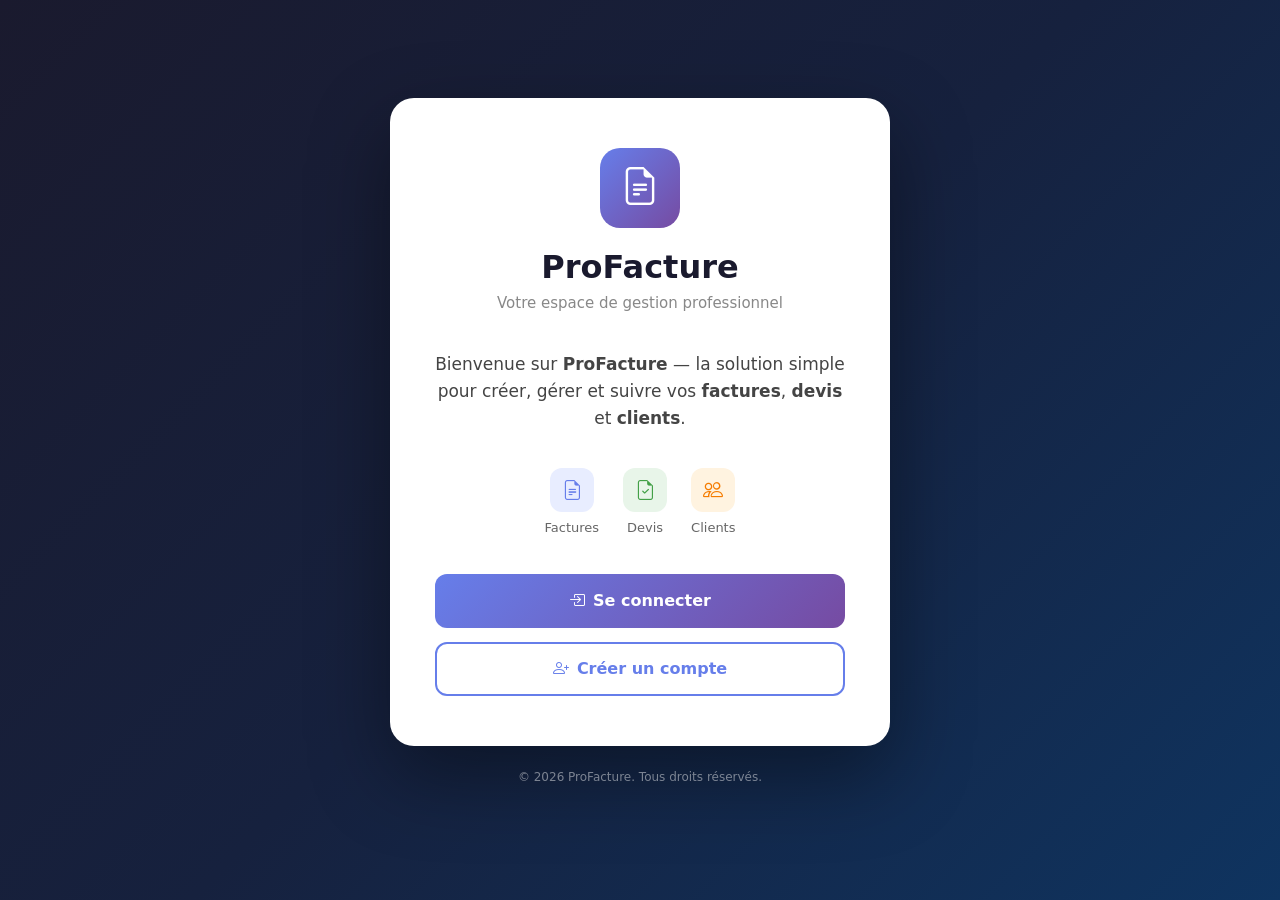
<file: index.html>
<!DOCTYPE html>
<html lang="fr">
<head>
    <meta charset="UTF-8">
    <meta name="viewport" content="width=device-width, initial-scale=1.0">
    <title>ProFacture - Bienvenue</title>
    <link href="https://cdn.jsdelivr.net/npm/bootstrap@5.3.0/dist/css/bootstrap.min.css" rel="stylesheet">
    <link rel="stylesheet" href="https://cdn.jsdelivr.net/npm/bootstrap-icons@1.11.0/font/bootstrap-icons.css">
    <link rel="stylesheet" href="css/style.css">
    <style>
        body {
            background: linear-gradient(135deg, #1a1a2e 0%, #16213e 50%, #0f3460 100%);
            min-height: 100vh;
            display: flex;
            flex-direction: column;
            align-items: center;
            justify-content: center;
            padding: 20px;
            font-family: 'Segoe UI', system-ui, sans-serif;
        }

        .welcome-card {
            background: white;
            border-radius: 24px;
            box-shadow: 0 30px 80px rgba(0,0,0,0.4);
            padding: 50px 45px;
            max-width: 500px;
            width: 100%;
            text-align: center;
            animation: fadeUp 0.5s ease;
        }

        @keyframes fadeUp {
            from { opacity: 0; transform: translateY(30px); }
            to   { opacity: 1; transform: translateY(0); }
        }

        .logo-wrap {
            width: 80px;
            height: 80px;
            background: linear-gradient(135deg, #667eea, #764ba2);
            border-radius: 20px;
            display: flex;
            align-items: center;
            justify-content: center;
            margin: 0 auto 20px;
        }
        .logo-wrap i { font-size: 38px; color: white; }

        .welcome-card h1 {
            font-size: 2rem;
            font-weight: 900;
            color: #1a1a2e;
            margin-bottom: 6px;
        }
        .tagline {
            color: #888;
            font-size: 15px;
            margin-bottom: 36px;
        }

        .welcome-msg {
            font-size: 17px;
            color: #444;
            margin-bottom: 36px;
            line-height: 1.6;
        }

        .features {
            display: flex;
            justify-content: center;
            gap: 24px;
            margin-bottom: 36px;
            flex-wrap: wrap;
        }
        .feature-item {
            display: flex;
            flex-direction: column;
            align-items: center;
            gap: 6px;
            color: #666;
            font-size: 13px;
        }
        .feature-icon {
            width: 44px;
            height: 44px;
            border-radius: 12px;
            display: flex;
            align-items: center;
            justify-content: center;
            font-size: 20px;
        }
        .feature-icon.blue { background: #e8edff; color: #667eea; }
        .feature-icon.green { background: #e8f5e9; color: #43a047; }
        .feature-icon.orange { background: #fff3e0; color: #f57c00; }

        .btn-connexion {
            display: block;
            width: 100%;
            background: linear-gradient(135deg, #667eea, #764ba2);
            color: white;
            border: none;
            border-radius: 12px;
            padding: 15px;
            font-size: 16px;
            font-weight: 700;
            text-decoration: none;
            transition: all 0.3s;
            margin-bottom: 14px;
        }
        .btn-connexion:hover {
            transform: translateY(-2px);
            box-shadow: 0 10px 30px rgba(102,126,234,0.45);
            color: white;
        }

        .btn-inscription {
            display: block;
            width: 100%;
            border: 2.5px solid #667eea;
            color: #667eea;
            border-radius: 12px;
            padding: 13px;
            font-size: 16px;
            font-weight: 700;
            text-decoration: none;
            transition: all 0.25s;
            background: transparent;
        }
        .btn-inscription:hover {
            background: #667eea;
            color: white;
        }

        .footer-text {
            color: rgba(255,255,255,0.45);
            font-size: 12px;
            margin-top: 22px;
            text-align: center;
        }
    </style>
</head>
<body>

    <div class="welcome-card">
        <div class="logo-wrap">
            <i class="bi bi-file-earmark-text"></i>
        </div>
        <h1>ProFacture</h1>
        <p class="tagline">Votre espace de gestion professionnel</p>

        <p class="welcome-msg">
            Bienvenue sur <strong>ProFacture</strong> — la solution simple pour créer, gérer et suivre vos <strong>factures</strong>, <strong>devis</strong> et <strong>clients</strong>.
        </p>

        <div class="features">
            <div class="feature-item">
                <div class="feature-icon blue"><i class="bi bi-file-earmark-text"></i></div>
                Factures
            </div>
            <div class="feature-item">
                <div class="feature-icon green"><i class="bi bi-file-earmark-check"></i></div>
                Devis
            </div>
            <div class="feature-item">
                <div class="feature-icon orange"><i class="bi bi-people"></i></div>
                Clients
            </div>
        </div>

        <a href="pages/login.html" class="btn-connexion">
            <i class="bi bi-box-arrow-in-right me-2"></i>Se connecter
        </a>
        <a href="pages/signup.html" class="btn-inscription">
            <i class="bi bi-person-plus me-2"></i>Créer un compte
        </a>
    </div>

    <p class="footer-text">© 2026 ProFacture. Tous droits réservés.</p>

    <script src="https://cdn.jsdelivr.net/npm/bootstrap@5.3.0/dist/js/bootstrap.bundle.min.js"></script>
</body>
</html>
</file>
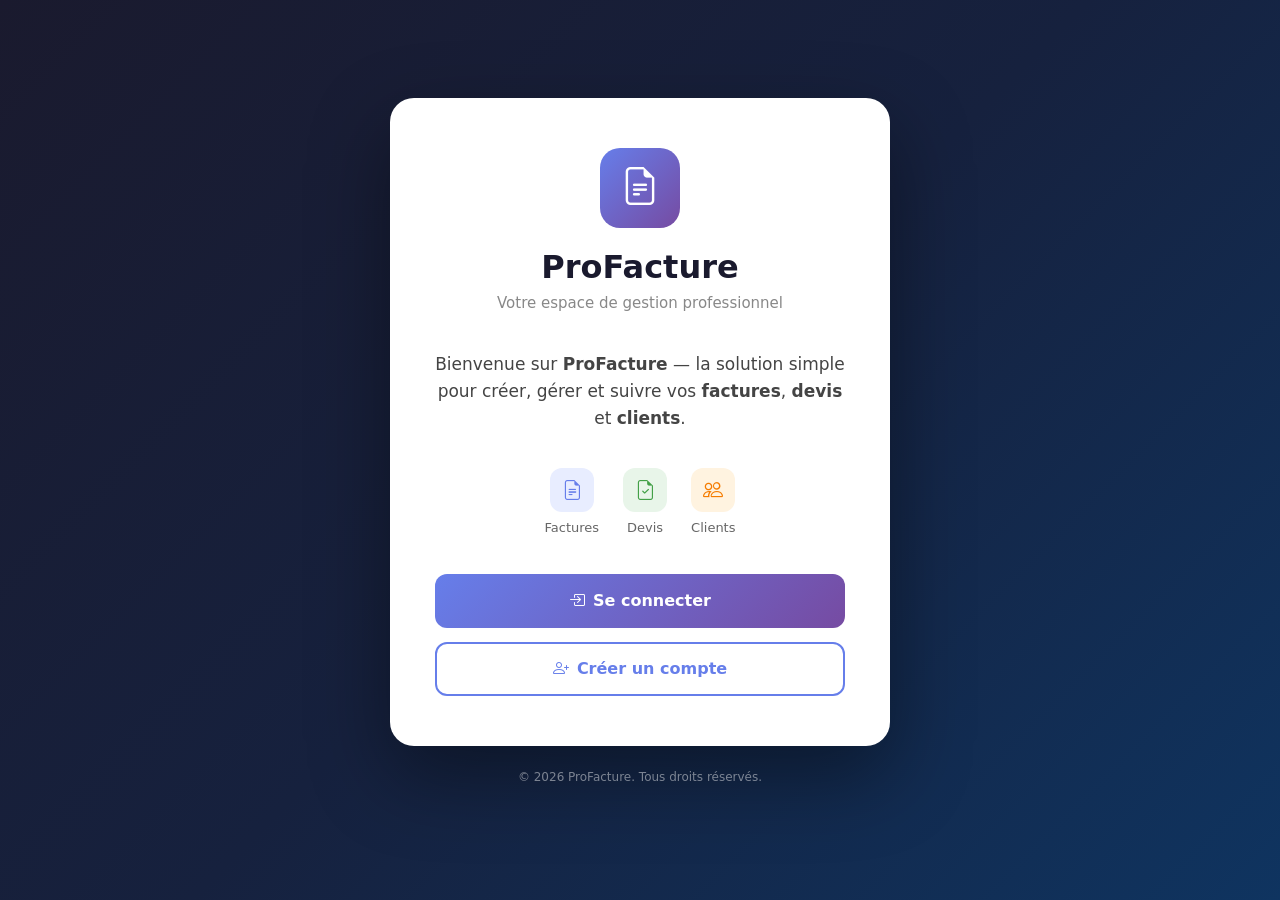
<file: pages/clients.html>
<!DOCTYPE html>
<html lang="fr">
<head>
    <meta charset="UTF-8">
    <meta name="viewport" content="width=device-width, initial-scale=1.0">
    <title>ProFacture - Clients</title>
    <link href="https://cdn.jsdelivr.net/npm/bootstrap@5.3.0/dist/css/bootstrap.min.css" rel="stylesheet">
    <link rel="stylesheet" href="https://cdn.jsdelivr.net/npm/bootstrap-icons@1.11.0/font/bootstrap-icons.css">
    <link rel="stylesheet" href="../css/style.css">
    <style>
        .empty-state { text-align:center; padding:60px 20px; color:#bbb; }
        .empty-state i { font-size:56px; display:block; margin-bottom:16px; opacity:0.35; }
    </style>
</head>
<body class="bg-light">
    <nav class="navbar navbar-expand-lg navbar-dark sticky-top" style="background:linear-gradient(135deg,#667eea,#764ba2);">
        <div class="container-fluid">
            <a class="navbar-brand fw-bold" href="dashboard.html"><i class="bi bi-file-earmark-text"></i> ProFacture</a>
            <button class="navbar-toggler" type="button" data-bs-toggle="collapse" data-bs-target="#navbarNav"><span class="navbar-toggler-icon"></span></button>
            <div class="collapse navbar-collapse" id="navbarNav">
                <ul class="navbar-nav ms-auto align-items-lg-center">
                    <li class="nav-item"><a class="nav-link" href="dashboard.html"><i class="bi bi-speedometer2 me-1"></i>Tableau de bord</a></li>
                    <li class="nav-item"><a class="nav-link active" href="clients.html"><i class="bi bi-people me-1"></i>Clients</a></li>
                    <li class="nav-item"><a class="nav-link" href="factures.html"><i class="bi bi-file-earmark-text me-1"></i>Factures</a></li>
                    <li class="nav-item"><a class="nav-link" href="devis.html"><i class="bi bi-file-earmark-check me-1"></i>Devis</a></li>
                    <li class="nav-item ms-lg-1"><a class="nav-link d-flex align-items-center gap-1 px-3 py-1 rounded-pill" href="qr-recovery.html" style="background:rgba(255,255,255,0.18);border:1.5px solid rgba(255,255,255,0.35);font-weight:700;letter-spacing:0.2px;"><i class="bi bi-qr-code-scan"></i><span>QR Code</span></a></li>
                    <li class="nav-item dropdown ms-lg-2">
                        <a class="nav-link dropdown-toggle" href="#" id="userDropdown" role="button" data-bs-toggle="dropdown">
                            <i class="bi bi-person-circle"></i> <span id="navUserName">Profil</span>
                        </a>
                        <ul class="dropdown-menu dropdown-menu-end">
                            <li><a class="dropdown-item btn-logout" href="#"><i class="bi bi-box-arrow-right me-2"></i>Déconnexion</a></li>
                        </ul>
                    </li>
                </ul>
            </div>
        </div>
    </nav>

    <div class="container-fluid py-4">
        <div class="row mb-4">
            <div class="col-12 col-md-6">
                <h1 class="h3 fw-bold mb-1">Gestion des Clients</h1>
                <p class="text-muted">Gérez vos clients et leurs informations</p>
            </div>
            <div class="col-12 col-md-6 text-md-end">
                <button class="btn btn-primary" data-bs-toggle="modal" data-bs-target="#addClientModal">
                    <i class="bi bi-plus-circle me-1"></i>Ajouter un Client
                </button>
            </div>
        </div>

        <div class="row mb-3 align-items-center">
            <div class="col-12 col-md-6">
                <div class="input-group">
                    <span class="input-group-text bg-white"><i class="bi bi-search"></i></span>
                    <input type="text" class="form-control" id="searchInput" placeholder="Rechercher un client...">
                </div>
            </div>
            <div class="col-12 col-md-6 text-md-end mt-2 mt-md-0">
                <button class="btn btn-outline-danger" id="exportPdfBtn" onclick="exportClientsPDF()">
                    <i class="bi bi-file-earmark-pdf me-1"></i>Télécharger la liste (PDF)
                </button>
            </div>
        </div>

        <div class="card border-0 shadow-sm">
            <div class="card-body p-0">
                <div id="clientsTable"></div>
            </div>
        </div>
    </div>

    <!-- Modal Ajouter Client -->
    <div class="modal fade" id="addClientModal" tabindex="-1">
        <div class="modal-dialog modal-dialog-centered">
            <div class="modal-content">
                <div class="modal-header">
                    <h5 class="modal-title fw-bold">Ajouter un Nouveau Client</h5>
                    <button type="button" class="btn-close" data-bs-dismiss="modal"></button>
                </div>
                <div class="modal-body">
                    <div class="mb-3"><label class="form-label fw-semibold">Nom / Entreprise *</label><input type="text" class="form-control" id="clientName" required></div>
                    <div class="mb-3"><label class="form-label fw-semibold">E-mail *</label><input type="email" class="form-control" id="clientEmail" required></div>
                    <div class="mb-3"><label class="form-label fw-semibold">Téléphone *</label><input type="tel" class="form-control" id="clientPhone" placeholder="+237 6XX XXX XXX" required></div>
                    <div class="mb-3"><label class="form-label fw-semibold">Adresse</label><textarea class="form-control" id="clientAddress" rows="2"></textarea></div>
                    <div id="addClientError" class="alert alert-danger d-none"></div>
                </div>
                <div class="modal-footer">
                    <button type="button" class="btn btn-secondary" data-bs-dismiss="modal">Annuler</button>
                    <button type="button" class="btn btn-primary" id="addClientBtn"><i class="bi bi-plus-circle me-1"></i>Ajouter</button>
                </div>
            </div>
        </div>
    </div>

    <!-- Modal Éditer Client -->
    <div class="modal fade" id="editClientModal" tabindex="-1">
        <div class="modal-dialog modal-dialog-centered">
            <div class="modal-content">
                <div class="modal-header">
                    <h5 class="modal-title fw-bold">Modifier le Client</h5>
                    <button type="button" class="btn-close" data-bs-dismiss="modal"></button>
                </div>
                <div class="modal-body">
                    <input type="hidden" id="editClientId">
                    <div class="mb-3"><label class="form-label fw-semibold">Nom / Entreprise *</label><input type="text" class="form-control" id="editClientName" required></div>
                    <div class="mb-3"><label class="form-label fw-semibold">E-mail *</label><input type="email" class="form-control" id="editClientEmail" required></div>
                    <div class="mb-3"><label class="form-label fw-semibold">Téléphone *</label><input type="tel" class="form-control" id="editClientPhone"></div>
                    <div class="mb-3"><label class="form-label fw-semibold">Adresse</label><textarea class="form-control" id="editClientAddress" rows="2"></textarea></div>
                    <div id="editClientError" class="alert alert-danger d-none"></div>
                </div>
                <div class="modal-footer">
                    <button type="button" class="btn btn-secondary" data-bs-dismiss="modal">Annuler</button>
                    <button type="button" class="btn btn-primary" id="editClientBtn"><i class="bi bi-check-lg me-1"></i>Enregistrer</button>
                </div>
            </div>
        </div>
    </div>

    <!-- Modal Confirmer Suppression -->
    <div class="modal fade" id="deleteModal" tabindex="-1">
        <div class="modal-dialog modal-dialog-centered modal-sm">
            <div class="modal-content">
                <div class="modal-header border-0">
                    <h5 class="modal-title fw-bold text-danger"><i class="bi bi-exclamation-triangle me-2"></i>Supprimer</h5>
                    <button type="button" class="btn-close" data-bs-dismiss="modal"></button>
                </div>
                <div class="modal-body">
                    <p id="deleteMsg" class="mb-0">Confirmer la suppression ?</p>
                </div>
                <div class="modal-footer border-0">
                    <button type="button" class="btn btn-secondary btn-sm" data-bs-dismiss="modal">Annuler</button>
                    <button type="button" class="btn btn-danger btn-sm" id="confirmDeleteBtn"><i class="bi bi-trash me-1"></i>Supprimer</button>
                </div>
            </div>
        </div>
    </div>

    <footer class="bg-white border-top py-3 mt-4">
        <div class="container-fluid text-center text-muted small">© 2026 ProFacture. Tous droits réservés.</div>
    </footer>

    <script src="https://cdn.jsdelivr.net/npm/bootstrap@5.3.0/dist/js/bootstrap.bundle.min.js"></script>
    <script src="../js/main.js"></script>
    <script>
        let deleteTargetId = null;

        function renderClients(filter = '') {
            const clients = DB.getClients().filter(c =>
                !filter || c.nom.toLowerCase().includes(filter) || c.email.toLowerCase().includes(filter)
            );
            const el = document.getElementById('clientsTable');
            if (clients.length === 0) {
                el.innerHTML = `<div class="empty-state">
                    <i class="bi bi-people"></i>
                    <p class="mb-3">Aucun client pour l'instant</p>
                    <button class="btn btn-primary" data-bs-toggle="modal" data-bs-target="#addClientModal">
                        <i class="bi bi-plus-circle me-1"></i>Ajouter un client
                    </button>
                </div>`;
                return;
            }
            el.innerHTML = `<div class="table-responsive">
                <table class="table table-hover mb-0">
                    <thead class="table-light">
                        <tr><th>Nom / Entreprise</th><th>E-mail</th><th>Téléphone</th><th>Adresse</th><th class="text-center">Actions</th></tr>
                    </thead>
                    <tbody>
                        ${clients.map(c => `<tr>
                            <td><strong>${c.nom}</strong></td>
                            <td>${c.email}</td>
                            <td>${c.telephone || '-'}</td>
                            <td>${c.adresse || '-'}</td>
                            <td class="text-center">
                                <button class="btn btn-sm btn-outline-primary me-1" onclick="openEdit('${c.id}')"><i class="bi bi-pencil"></i></button>
                                <button class="btn btn-sm btn-outline-danger" onclick="openDelete('${c.id}','${c.nom.replace(/'/g,"\\'")}')"><i class="bi bi-trash"></i></button>
                            </td>
                        </tr>`).join('')}
                    </tbody>
                </table>
            </div>`;
        }

        function openEdit(id) {
            const c = DB.getClients().find(c => c.id === id);
            if (!c) return;
            document.getElementById('editClientId').value = c.id;
            document.getElementById('editClientName').value = c.nom;
            document.getElementById('editClientEmail').value = c.email;
            document.getElementById('editClientPhone').value = c.telephone || '';
            document.getElementById('editClientAddress').value = c.adresse || '';
            document.getElementById('editClientError').classList.add('d-none');
            new bootstrap.Modal(document.getElementById('editClientModal')).show();
        }

        function openDelete(id, nom) {
            deleteTargetId = id;
            document.getElementById('deleteMsg').textContent = `Supprimer le client "${nom}" ?`;
            new bootstrap.Modal(document.getElementById('deleteModal')).show();
        }

        document.getElementById('addClientBtn').addEventListener('click', function() {
            const nom = document.getElementById('clientName').value.trim();
            const email = document.getElementById('clientEmail').value.trim();
            const telephone = document.getElementById('clientPhone').value.trim();
            const adresse = document.getElementById('clientAddress').value.trim();
            const errEl = document.getElementById('addClientError');
            if (!nom || !email) { errEl.textContent = 'Nom et e-mail sont obligatoires.'; errEl.classList.remove('d-none'); return; }
            errEl.classList.add('d-none');
            DB.addClient({ nom, email, telephone, adresse });
            bootstrap.Modal.getInstance(document.getElementById('addClientModal')).hide();
            document.getElementById('clientName').value = '';
            document.getElementById('clientEmail').value = '';
            document.getElementById('clientPhone').value = '';
            document.getElementById('clientAddress').value = '';
            renderClients(document.getElementById('searchInput').value.toLowerCase());
        });

        document.getElementById('editClientBtn').addEventListener('click', function() {
            const id = document.getElementById('editClientId').value;
            const nom = document.getElementById('editClientName').value.trim();
            const email = document.getElementById('editClientEmail').value.trim();
            const telephone = document.getElementById('editClientPhone').value.trim();
            const adresse = document.getElementById('editClientAddress').value.trim();
            const errEl = document.getElementById('editClientError');
            if (!nom || !email) { errEl.textContent = 'Nom et e-mail sont obligatoires.'; errEl.classList.remove('d-none'); return; }
            errEl.classList.add('d-none');
            DB.updateClient(id, { nom, email, telephone, adresse });
            bootstrap.Modal.getInstance(document.getElementById('editClientModal')).hide();
            renderClients(document.getElementById('searchInput').value.toLowerCase());
        });

        document.getElementById('confirmDeleteBtn').addEventListener('click', function() {
            if (deleteTargetId) {
                DB.deleteClient(deleteTargetId);
                deleteTargetId = null;
                bootstrap.Modal.getInstance(document.getElementById('deleteModal')).hide();
                renderClients(document.getElementById('searchInput').value.toLowerCase());
            }
        });

        document.getElementById('searchInput').addEventListener('input', function() {
            renderClients(this.value.toLowerCase());
        });

        document.addEventListener('DOMContentLoaded', function() {
            renderClients();
        });
    </script>
    <script src="../js/libs/jspdf.umd.min.js"></script>
    <script src="../js/libs/jspdf.plugin.autotable.min.js"></script>
    <script>
        function exportClientsPDF() {
            if (!window.jspdf || !window.jspdf.jsPDF) {
                alert('Les librairies PDF ne sont pas encore chargées. Patientez quelques secondes et réessayez.');
                return;
            }
            const clients = DB.getClients();
            if (clients.length === 0) {
                alert('Aucun client à exporter.');
                return;
            }

            const { jsPDF } = window.jspdf;
            const doc = new jsPDF({ unit: 'mm', format: 'a4' });
            const session = JSON.parse(localStorage.getItem('pf_session') || '{}');

            const primary = [102, 126, 234];
            const purple  = [118, 75, 162];
            const dark    = [26, 26, 46];
            const grey    = [100, 100, 100];

            // En-tête coloré
            doc.setFillColor(...primary);
            doc.rect(0, 0, 210, 38, 'F');
            doc.setFillColor(...purple);
            doc.triangle(140, 0, 210, 0, 210, 38, 'F');

            doc.setTextColor(255, 255, 255);
            doc.setFontSize(24); doc.setFont(undefined, 'bold');
            doc.text('LISTE DES CLIENTS', 14, 24);

            const now = new Date();
            const today = String(now.getDate()).padStart(2,'0') + '/' +
                          String(now.getMonth()+1).padStart(2,'0') + '/' + now.getFullYear();

            doc.setFontSize(8); doc.setFont(undefined, 'normal');
            doc.text('Edite le : ' + today, 145, 14);
            doc.text('Total : ' + clients.length + ' client(s)', 145, 21);
            if (session.companyName) doc.text(session.companyName, 145, 28);

            // Tableau
            const body = clients.map(function(c, i) {
                return [
                    String(i + 1),
                    c.nom || '-',
                    c.email || '-',
                    c.telephone || '-',
                    c.adresse || '-'
                ];
            });

            doc.autoTable({
                startY: 46,
                head: [['#', 'Nom / Entreprise', 'E-mail', 'Telephone', 'Adresse']],
                body: body,
                theme: 'grid',
                headStyles: {
                    fillColor: primary,
                    textColor: [255, 255, 255],
                    fontStyle: 'bold',
                    fontSize: 9,
                    cellPadding: 4
                },
                bodyStyles: { textColor: dark, fontSize: 8, cellPadding: 3 },
                alternateRowStyles: { fillColor: [248, 249, 255] },
                columnStyles: {
                    0: { cellWidth: 10, halign: 'center' },
                    1: { cellWidth: 45 },
                    2: { cellWidth: 52 },
                    3: { cellWidth: 35 },
                    4: { cellWidth: 48 }
                },
                margin: { left: 14, right: 14 }
            });

            // Pied de page
            doc.setDrawColor(200, 200, 200); doc.setLineWidth(0.3);
            doc.line(14, 281, 196, 281);
            doc.setTextColor(180, 180, 180); doc.setFontSize(7.5);
            doc.text('ProFacture - Document genere automatiquement - ' + today, 105, 286, { align: 'center' });

            doc.save('Clients_ProFacture_' + today.replace(/\//g, '-') + '.pdf');
        }
    </script>
    <script src="../js/ai-assistant.js"></script>
</body>
</html>
</file>
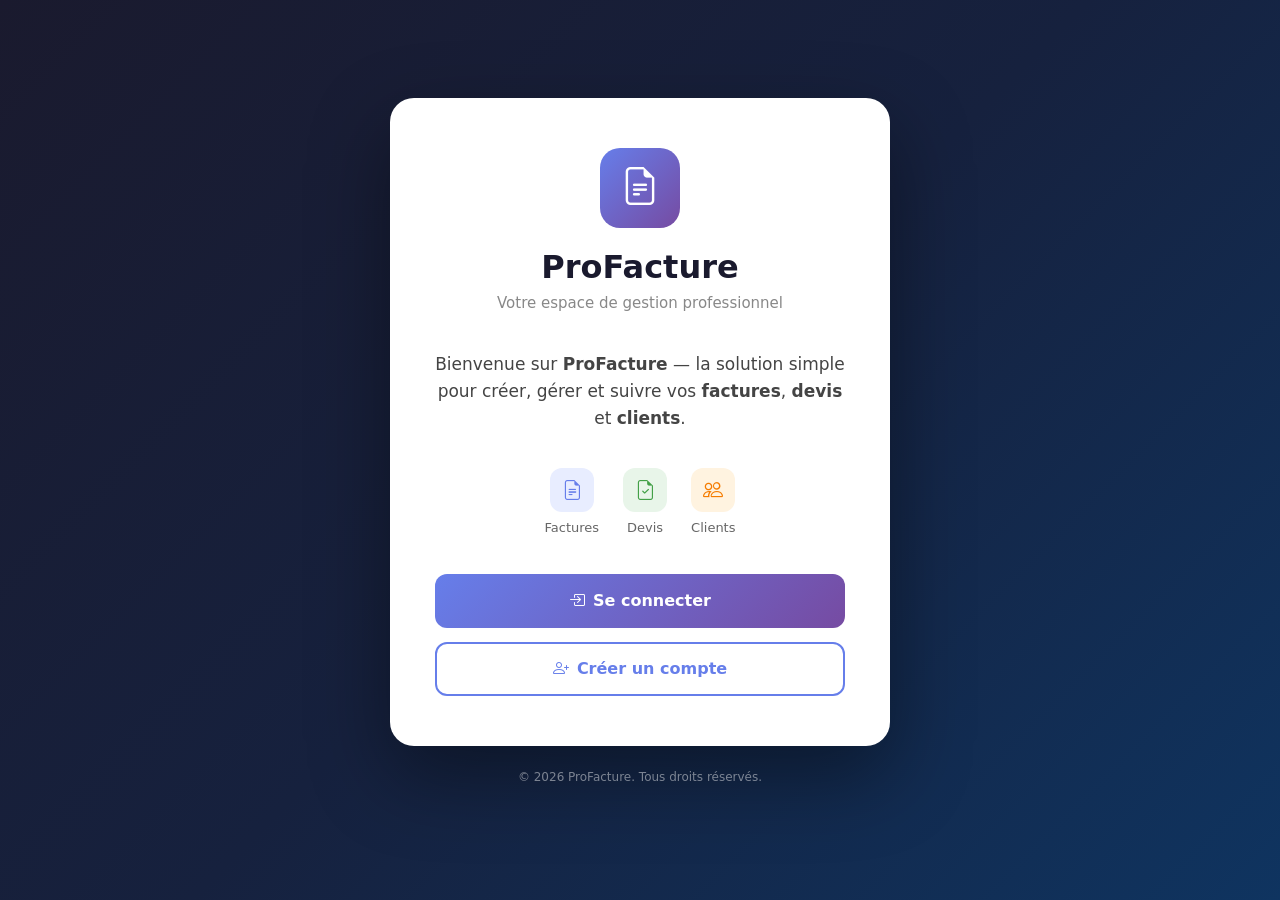
<file: pages/dashboard.html>
<!DOCTYPE html>
<html lang="fr">
<head>
    <meta charset="UTF-8">
    <meta name="viewport" content="width=device-width, initial-scale=1.0">
    <title>ProFacture - Tableau de Bord</title>
    <link href="https://cdn.jsdelivr.net/npm/bootstrap@5.3.0/dist/css/bootstrap.min.css" rel="stylesheet">
    <link rel="stylesheet" href="https://cdn.jsdelivr.net/npm/bootstrap-icons@1.11.0/font/bootstrap-icons.css">
    <link rel="stylesheet" href="../css/style.css">
    <style>
        .stat-card { border-radius: 16px; border: none; box-shadow: 0 4px 20px rgba(0,0,0,0.08); transition: transform 0.2s; }
        .stat-card:hover { transform: translateY(-3px); }
        .stat-icon { width: 50px; height: 50px; border-radius: 12px; display: flex; align-items: center; justify-content: center; font-size: 22px; }
        .empty-state { text-align: center; padding: 40px 20px; color: #aaa; }
        .empty-state i { font-size: 48px; margin-bottom: 12px; display: block; opacity: 0.4; }
    </style>
</head>
<body class="bg-light">

    <!-- Navbar -->
    <nav class="navbar navbar-expand-lg navbar-dark sticky-top" style="background: linear-gradient(135deg,#667eea,#764ba2);">
        <div class="container-fluid">
            <a class="navbar-brand fw-bold" href="dashboard.html">
                <i class="bi bi-file-earmark-text"></i> ProFacture
            </a>
            <button class="navbar-toggler" type="button" data-bs-toggle="collapse" data-bs-target="#navbarNav">
                <span class="navbar-toggler-icon"></span>
            </button>
            <div class="collapse navbar-collapse" id="navbarNav">
                <ul class="navbar-nav ms-auto align-items-lg-center">
                    <li class="nav-item"><a class="nav-link active" href="dashboard.html"><i class="bi bi-speedometer2 me-1"></i>Tableau de bord</a></li>
                    <li class="nav-item"><a class="nav-link" href="clients.html"><i class="bi bi-people me-1"></i>Clients</a></li>
                    <li class="nav-item"><a class="nav-link" href="factures.html"><i class="bi bi-file-earmark-text me-1"></i>Factures</a></li>
                    <li class="nav-item"><a class="nav-link" href="devis.html"><i class="bi bi-file-earmark-check me-1"></i>Devis</a></li>
                    <li class="nav-item ms-lg-1"><a class="nav-link d-flex align-items-center gap-1 px-3 py-1 rounded-pill" href="qr-recovery.html" style="background:rgba(255,255,255,0.18);border:1.5px solid rgba(255,255,255,0.35);font-weight:700;letter-spacing:0.2px;"><i class="bi bi-qr-code-scan"></i><span>QR Code</span></a></li>
                    <li class="nav-item dropdown ms-lg-2">
                        <a class="nav-link dropdown-toggle" href="#" id="userDropdown" role="button" data-bs-toggle="dropdown">
                            <i class="bi bi-person-circle"></i> <span id="navUserName">Profil</span>
                        </a>
                        <ul class="dropdown-menu dropdown-menu-end">
                            <li><a class="dropdown-item btn-logout" href="#"><i class="bi bi-box-arrow-right me-2"></i>Déconnexion</a></li>
                        </ul>
                    </li>
                </ul>
            </div>
        </div>
    </nav>

    <div class="container-fluid py-4">
        <!-- Header -->
        <div class="row mb-4">
            <div class="col-12">
                <h1 class="h3 fw-bold mb-1">Tableau de Bord</h1>
                <p class="text-muted" id="welcomeMsg">Bienvenue dans votre espace de gestion</p>
            </div>
        </div>

        <!-- Stats -->
        <div class="row mb-4">
            <div class="col-6 col-lg-3 mb-3">
                <div class="card stat-card h-100">
                    <div class="card-body d-flex align-items-center gap-3">
                        <div class="stat-icon bg-primary bg-opacity-10 text-primary"><i class="bi bi-file-earmark-text"></i></div>
                        <div>
                            <div class="text-muted small">Factures</div>
                            <div class="fs-3 fw-bold text-primary" id="statFactures">0</div>
                        </div>
                    </div>
                </div>
            </div>
            <div class="col-6 col-lg-3 mb-3">
                <div class="card stat-card h-100">
                    <div class="card-body d-flex align-items-center gap-3">
                        <div class="stat-icon bg-success bg-opacity-10 text-success"><i class="bi bi-file-earmark-check"></i></div>
                        <div>
                            <div class="text-muted small">Devis</div>
                            <div class="fs-3 fw-bold text-success" id="statDevis">0</div>
                        </div>
                    </div>
                </div>
            </div>
            <div class="col-6 col-lg-3 mb-3">
                <div class="card stat-card h-100">
                    <div class="card-body d-flex align-items-center gap-3">
                        <div class="stat-icon bg-info bg-opacity-10 text-info"><i class="bi bi-people"></i></div>
                        <div>
                            <div class="text-muted small">Clients</div>
                            <div class="fs-3 fw-bold text-info" id="statClients">0</div>
                        </div>
                    </div>
                </div>
            </div>
            <div class="col-6 col-lg-3 mb-3">
                <div class="card stat-card h-100">
                    <div class="card-body d-flex align-items-center gap-3">
                        <div class="stat-icon bg-warning bg-opacity-10 text-warning"><i class="bi bi-cash-stack"></i></div>
                        <div>
                            <div class="text-muted small">Total encaissé</div>
                            <div class="fs-5 fw-bold text-warning" id="statCA">0 FCFA</div>
                        </div>
                    </div>
                </div>
            </div>
        </div>

        <!-- Tables récentes -->
        <div class="row">
            <div class="col-12 col-lg-6 mb-4">
                <div class="card border-0 shadow-sm">
                    <div class="card-header bg-white border-bottom d-flex justify-content-between align-items-center">
                        <h6 class="mb-0 fw-bold">Dernières Factures</h6>
                        <a href="factures.html" class="btn btn-sm btn-outline-primary">Voir tout</a>
                    </div>
                    <div class="card-body p-0">
                        <div id="recentFactures"></div>
                    </div>
                </div>
            </div>
            <div class="col-12 col-lg-6 mb-4">
                <div class="card border-0 shadow-sm">
                    <div class="card-header bg-white border-bottom d-flex justify-content-between align-items-center">
                        <h6 class="mb-0 fw-bold">Derniers Devis</h6>
                        <a href="devis.html" class="btn btn-sm btn-outline-success">Voir tout</a>
                    </div>
                    <div class="card-body p-0">
                        <div id="recentDevis"></div>
                    </div>
                </div>
            </div>
        </div>
    </div>

    <footer class="bg-white border-top py-3 mt-4">
        <div class="container-fluid text-center text-muted small">© 2026 ProFacture. Tous droits réservés.</div>
    </footer>

    <script src="https://cdn.jsdelivr.net/npm/bootstrap@5.3.0/dist/js/bootstrap.bundle.min.js"></script>
    <script src="../js/main.js"></script>
    <script>
        document.addEventListener('DOMContentLoaded', function() {
            const session = getSession();
            if (session.fullName) {
                document.getElementById('welcomeMsg').textContent = 'Bienvenue, ' + session.fullName + ' !';
            }

            const factures = DB.getFactures();
            const devis = DB.getDevis();
            const clients = DB.getClients();

            document.getElementById('statFactures').textContent = factures.length;
            document.getElementById('statDevis').textContent = devis.length;
            document.getElementById('statClients').textContent = clients.length;

            const totalCA = factures.filter(f => f.statut === 'Payée').reduce((s, f) => s + Number(f.montant), 0);
            document.getElementById('statCA').textContent = formatCurrency(totalCA);

            // Dernières factures
            const rfEl = document.getElementById('recentFactures');
            const last5F = factures.slice(-5).reverse();
            if (last5F.length === 0) {
                rfEl.innerHTML = '<div class="empty-state"><i class="bi bi-file-earmark"></i><p>Aucune facture pour l\'instant</p><a href="factures.html" class="btn btn-sm btn-primary">Créer une facture</a></div>';
            } else {
                const statColors = { 'Payée': 'success', 'En attente': 'warning', 'Impayée': 'danger' };
                rfEl.innerHTML = '<table class="table table-hover mb-0"><tbody>' +
                    last5F.map(f => `<tr>
                        <td><strong>${f.numero}</strong><br><small class="text-muted">${f.client}</small></td>
                        <td class="text-end">${formatCurrency(f.montant)}<br><span class="badge bg-${statColors[f.statut]||'secondary'}">${f.statut}</span></td>
                    </tr>`).join('') + '</tbody></table>';
            }

            // Derniers devis
            const rdEl = document.getElementById('recentDevis');
            const last5D = devis.slice(-5).reverse();
            if (last5D.length === 0) {
                rdEl.innerHTML = '<div class="empty-state"><i class="bi bi-file-earmark-check"></i><p>Aucun devis pour l\'instant</p><a href="devis.html" class="btn btn-sm btn-success">Créer un devis</a></div>';
            } else {
                const statColorsD = { 'Envoyé': 'info', 'Accepté': 'success', 'En révision': 'warning', 'Rejeté': 'danger' };
                rdEl.innerHTML = '<table class="table table-hover mb-0"><tbody>' +
                    last5D.map(d => `<tr>
                        <td><strong>${d.numero}</strong><br><small class="text-muted">${d.client}</small></td>
                        <td class="text-end">${formatCurrency(d.montant)}<br><span class="badge bg-${statColorsD[d.statut]||'secondary'}">${d.statut}</span></td>
                    </tr>`).join('') + '</tbody></table>';
            }
        });
    </script>
    <script src="../js/ai-assistant.js"></script>
</body>
</html>
</file>
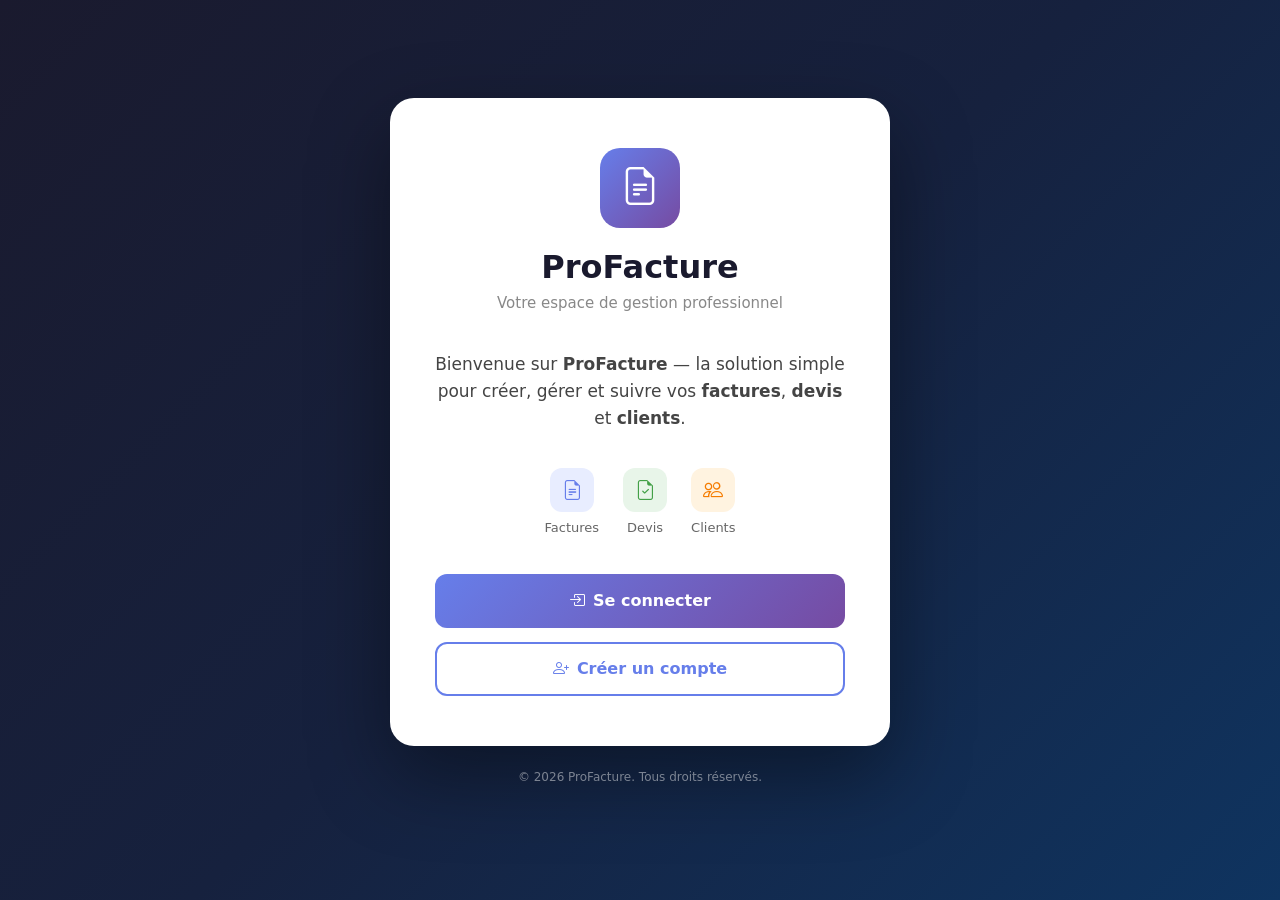
<file: pages/devis.html>
<!DOCTYPE html>
<html lang="fr">
<head>
    <meta charset="UTF-8">
    <meta name="viewport" content="width=device-width, initial-scale=1.0">
    <title>ProFacture - Devis</title>
    <link href="https://cdn.jsdelivr.net/npm/bootstrap@5.3.0/dist/css/bootstrap.min.css" rel="stylesheet">
    <link rel="stylesheet" href="https://cdn.jsdelivr.net/npm/bootstrap-icons@1.11.0/font/bootstrap-icons.css">
    <link rel="stylesheet" href="../css/style.css">
    <style>
        .empty-state { text-align:center; padding:60px 20px; color:#bbb; }
        .empty-state i { font-size:56px; display:block; margin-bottom:16px; opacity:0.35; }
        .items-table th { background:#f0f2ff; font-size:13px; font-weight:700; }
        .items-table td { vertical-align:middle; }
        .btn-add-line { border:2px dashed #667eea; color:#667eea; background:transparent; border-radius:10px; padding:8px 16px; font-size:13px; font-weight:600; cursor:pointer; width:100%; transition:all 0.2s; }
        .btn-add-line:hover { background:#f0f2ff; }
        .total-box { background:linear-gradient(135deg,#667eea,#764ba2); border-radius:12px; padding:14px 20px; color:white; }
        .total-box .label { font-size:13px; opacity:0.85; }
        .total-box .amount { font-size:22px; font-weight:800; }
    </style>
</head>
<body class="bg-light">
    <nav class="navbar navbar-expand-lg navbar-dark sticky-top" style="background:linear-gradient(135deg,#667eea,#764ba2);">
        <div class="container-fluid">
            <a class="navbar-brand fw-bold" href="dashboard.html"><i class="bi bi-file-earmark-text"></i> ProFacture</a>
            <button class="navbar-toggler" type="button" data-bs-toggle="collapse" data-bs-target="#navbarNav"><span class="navbar-toggler-icon"></span></button>
            <div class="collapse navbar-collapse" id="navbarNav">
                <ul class="navbar-nav ms-auto align-items-lg-center">
                    <li class="nav-item"><a class="nav-link" href="dashboard.html"><i class="bi bi-speedometer2 me-1"></i>Tableau de bord</a></li>
                    <li class="nav-item"><a class="nav-link" href="clients.html"><i class="bi bi-people me-1"></i>Clients</a></li>
                    <li class="nav-item"><a class="nav-link" href="factures.html"><i class="bi bi-file-earmark-text me-1"></i>Factures</a></li>
                    <li class="nav-item"><a class="nav-link active" href="devis.html"><i class="bi bi-file-earmark-check me-1"></i>Devis</a></li>
                    <li class="nav-item ms-lg-1"><a class="nav-link d-flex align-items-center gap-1 px-3 py-1 rounded-pill" href="qr-recovery.html" style="background:rgba(255,255,255,0.18);border:1.5px solid rgba(255,255,255,0.35);font-weight:700;"><i class="bi bi-qr-code-scan"></i><span>QR Code</span></a></li>
                    <li class="nav-item dropdown ms-lg-2">
                        <a class="nav-link dropdown-toggle" href="#" id="userDropdown" role="button" data-bs-toggle="dropdown">
                            <i class="bi bi-person-circle"></i> <span id="navUserName">Profil</span>
                        </a>
                        <ul class="dropdown-menu dropdown-menu-end">
                            <li><a class="dropdown-item btn-logout" href="#"><i class="bi bi-box-arrow-right me-2"></i>Déconnexion</a></li>
                        </ul>
                    </li>
                </ul>
            </div>
        </div>
    </nav>

    <div class="container-fluid py-4">
        <div class="row mb-4">
            <div class="col-12 col-md-6">
                <h1 class="h3 fw-bold mb-1">Gestion des Devis</h1>
                <p class="text-muted">Créez et gérez vos devis</p>
            </div>
            <div class="col-12 col-md-6 text-md-end">
                <button class="btn btn-success" data-bs-toggle="modal" data-bs-target="#createDevisModal">
                    <i class="bi bi-plus-circle me-1"></i>Nouveau Devis
                </button>
            </div>
        </div>

        <div class="row mb-3">
            <div class="col-12 col-md-6 mb-2 mb-md-0">
                <div class="input-group">
                    <span class="input-group-text bg-white"><i class="bi bi-search"></i></span>
                    <input type="text" class="form-control" id="searchInput" placeholder="Rechercher un devis...">
                </div>
            </div>
            <div class="col-12 col-md-3">
                <select class="form-select" id="filterStatut">
                    <option value="">Tous les statuts</option>
                    <option>Envoyé</option>
                    <option>Accepté</option>
                    <option>En révision</option>
                    <option>Rejeté</option>
                </select>
            </div>
        </div>

        <div class="card border-0 shadow-sm">
            <div class="card-body p-0">
                <div id="devisTable"></div>
            </div>
        </div>
    </div>

    <!-- ===== Modal Créer Devis ===== -->
    <div class="modal fade" id="createDevisModal" tabindex="-1">
        <div class="modal-dialog modal-xl modal-dialog-centered modal-dialog-scrollable">
            <div class="modal-content">
                <div class="modal-header" style="background:linear-gradient(135deg,#667eea,#764ba2);">
                    <h5 class="modal-title fw-bold text-white"><i class="bi bi-file-earmark-check me-2"></i>Créer un Nouveau Devis</h5>
                    <button type="button" class="btn-close btn-close-white" data-bs-dismiss="modal"></button>
                </div>
                <div class="modal-body">
                    <!-- Infos générales -->
                    <div class="row mb-3">
                        <div class="col-md-4 mb-3 mb-md-0">
                            <label class="form-label fw-semibold">N° Devis</label>
                            <input type="text" class="form-control" id="devisNumber" readonly style="background:#f8f9fa;">
                        </div>
                        <div class="col-md-4 mb-3 mb-md-0">
                            <label class="form-label fw-semibold">Date *</label>
                            <input type="date" class="form-control" id="devisDate" required>
                        </div>
                        <div class="col-md-4">
                            <label class="form-label fw-semibold">Statut</label>
                            <select class="form-select" id="devisStatus">
                                <option>Envoyé</option>
                                <option>Accepté</option>
                                <option>En révision</option>
                                <option>Rejeté</option>
                            </select> 
                        </div>
                    </div>

                    <!-- Client -->
                    <div class="row mb-3">
                        <div class="col-md-6 mb-3 mb-md-0">
                            <label class="form-label fw-semibold">Client (liste) *</label>
                            <select class="form-select" id="devisClient">
                                <option value="">— Sélectionner un client —</option>
                            </select>
                        </div>
                        <div class="col-md-6">
                            <label class="form-label fw-semibold">Ou saisir un nom libre</label>
                            <input type="text" class="form-control" id="devisClientFree" placeholder="Nom du client si non dans la liste">
                        </div>
                    </div>

                    <!-- Notes -->
                    <div class="mb-3">
                        <label class="form-label fw-semibold">Notes / Objet du devis</label>
                        <textarea class="form-control" id="devisDescription" rows="2" placeholder="Objet, conditions particulières..."></textarea>
                    </div>

                    <hr>

                    <!-- Lignes articles -->
                    <div class="d-flex justify-content-between align-items-center mb-2">
                        <h6 class="fw-bold mb-0"><i class="bi bi-list-ul me-1 text-success"></i>Lignes du devis</h6>
                    </div>
                    <div class="table-responsive mb-2">
                        <table class="table items-table mb-0" id="devisItemsTable">
                            <thead>
                                <tr>
                                    <th style="width:45%">Description</th>
                                    <th style="width:15%">Qté</th>
                                    <th style="width:20%">Prix unitaire (FCFA)</th>
                                    <th style="width:15%">Total</th>
                                    <th style="width:5%"></th>
                                </tr>
                            </thead>
                            <tbody id="devisItemsBody"></tbody>
                        </table>
                    </div>
                    <button class="btn-add-line mb-3" onclick="addDevisLine()">
                        <i class="bi bi-plus-circle me-1"></i>Ajouter une ligne
                    </button>

                    <!-- Total -->
                    <div class="row justify-content-end">
                        <div class="col-md-4">
                            <div class="total-box text-end">
                                <div class="label">Total Devis</div>
                                <div class="amount" id="devisTotalDisplay">0 FCFA</div>
                            </div>
                        </div>
                    </div>

                    <div id="createDevisError" class="alert alert-danger d-none mt-3"></div>
                </div>
                <div class="modal-footer">
                    <button type="button" class="btn btn-secondary" data-bs-dismiss="modal">Annuler</button>
                    <button type="button" class="btn btn-success" id="createDevisBtn"><i class="bi bi-check-circle me-1"></i>Enregistrer le Devis</button>
                </div>
            </div>
        </div>
    </div>

    <!-- ===== Modal Modifier Devis ===== -->
    <div class="modal fade" id="editDevisModal" tabindex="-1">
        <div class="modal-dialog modal-xl modal-dialog-centered modal-dialog-scrollable">
            <div class="modal-content">
                <div class="modal-header" style="background:linear-gradient(135deg,#11998e,#38ef7d);">
                    <h5 class="modal-title fw-bold text-white"><i class="bi bi-pencil me-2"></i>Modifier le Devis</h5>
                    <button type="button" class="btn-close btn-close-white" data-bs-dismiss="modal"></button>
                </div>
                <div class="modal-body">
                    <input type="hidden" id="editDevisId">
                    <div class="row mb-3">
                        <div class="col-md-4 mb-3 mb-md-0">
                            <label class="form-label fw-semibold">N° Devis</label>
                            <input type="text" class="form-control" id="editDevisNumber" readonly style="background:#f8f9fa;">
                        </div>
                        <div class="col-md-4 mb-3 mb-md-0">
                            <label class="form-label fw-semibold">Date</label>
                            <input type="date" class="form-control" id="editDevisDate">
                        </div>
                        <div class="col-md-4">
                            <label class="form-label fw-semibold">Statut</label>
                            <select class="form-select" id="editDevisStatus">
                                <option>Envoyé</option><option>Accepté</option><option>En révision</option><option>Rejeté</option>
                            </select>
                        </div>
                    </div>
                    <div class="mb-3">
                        <label class="form-label fw-semibold">Client</label>
                        <input type="text" class="form-control" id="editDevisClient">
                    </div>
                    <div class="mb-3">
                        <label class="form-label fw-semibold">Notes</label>
                        <textarea class="form-control" id="editDevisDescription" rows="2"></textarea>
                    </div>
                    <hr>
                    <h6 class="fw-bold mb-2"><i class="bi bi-list-ul me-1 text-success"></i>Lignes du devis</h6>
                    <div class="table-responsive mb-2">
                        <table class="table items-table mb-0">
                            <thead><tr><th style="width:45%">Description</th><th style="width:15%">Qté</th><th style="width:20%">Prix unitaire (FCFA)</th><th style="width:15%">Total</th><th style="width:5%"></th></tr></thead>
                            <tbody id="editDevisItemsBody"></tbody>
                        </table>
                    </div>
                    <button class="btn-add-line mb-3" onclick="addEditDevisLine()"><i class="bi bi-plus-circle me-1"></i>Ajouter une ligne</button>
                    <div class="row justify-content-end">
                        <div class="col-md-4">
                            <div class="total-box text-end">
                                <div class="label">Total Devis</div>
                                <div class="amount" id="editDevisTotalDisplay">0 FCFA</div>
                            </div>
                        </div>
                    </div>
                </div>
                <div class="modal-footer">
                    <button type="button" class="btn btn-secondary" data-bs-dismiss="modal">Annuler</button>
                    <button type="button" class="btn btn-success" id="editDevisBtn"><i class="bi bi-check-lg me-1"></i>Enregistrer</button>
                </div>
            </div>
        </div>
    </div>

    <!-- Modal Supprimer -->
    <div class="modal fade" id="deleteModal" tabindex="-1">
        <div class="modal-dialog modal-dialog-centered modal-sm">
            <div class="modal-content">
                <div class="modal-header border-0">
                    <h5 class="modal-title fw-bold text-danger"><i class="bi bi-exclamation-triangle me-2"></i>Supprimer</h5>
                    <button type="button" class="btn-close" data-bs-dismiss="modal"></button>
                </div>
                <div class="modal-body"><p id="deleteMsg" class="mb-0">Confirmer la suppression ?</p></div>
                <div class="modal-footer border-0">
                    <button type="button" class="btn btn-secondary btn-sm" data-bs-dismiss="modal">Annuler</button>
                    <button type="button" class="btn btn-danger btn-sm" id="confirmDeleteBtn"><i class="bi bi-trash me-1"></i>Supprimer</button>
                </div>
            </div>
        </div>
    </div>

    <footer class="bg-white border-top py-3 mt-4">
        <div class="container-fluid text-center text-muted small">© 2026 ProFacture. Tous droits réservés.</div>
    </footer>

    <script src="https://cdn.jsdelivr.net/npm/bootstrap@5.3.0/dist/js/bootstrap.bundle.min.js"></script>
    <script src="../js/libs/jspdf.umd.min.js"></script>
    <script src="../js/libs/jspdf.plugin.autotable.min.js"></script>
    <script src="../js/main.js"></script>
    <script src="../js/pdf-generator.js"></script>
    <script>
        let deleteTargetId = null;
        const statColors = { 'Envoyé':'info','Accepté':'success','En révision':'warning','Rejeté':'danger' };

        // ── Tableau ──
        function renderDevis() {
            const search = document.getElementById('searchInput').value.toLowerCase();
            const filtre = document.getElementById('filterStatut').value;
            let devis = DB.getDevis();
            if (search) devis = devis.filter(d => d.numero.toLowerCase().includes(search) || d.client.toLowerCase().includes(search));
            if (filtre) devis = devis.filter(d => d.statut === filtre);
            devis = devis.slice().reverse();

            const el = document.getElementById('devisTable');
            if (devis.length === 0) {
                el.innerHTML = `<div class="empty-state"><i class="bi bi-file-earmark-check"></i><p class="mb-3">Aucun devis pour l'instant</p><button class="btn btn-success" data-bs-toggle="modal" data-bs-target="#createDevisModal"><i class="bi bi-plus-circle me-1"></i>Créer un devis</button></div>`;
                return;
            }
            el.innerHTML = `<div class="table-responsive">
                <table class="table table-hover mb-0">
                    <thead class="table-light">
                        <tr><th>N° Devis</th><th>Client</th><th>Date</th><th>Montant</th><th>Statut</th><th class="text-center">Actions</th></tr>
                    </thead>
                    <tbody>
                        ${devis.map(d => `<tr>
                            <td><strong>${d.numero}</strong></td>
                            <td>${d.client}</td>
                            <td>${formatDate(d.date)}</td>
                            <td class="fw-bold">${formatCurrency(d.montant)}</td>
                            <td><span class="badge bg-${statColors[d.statut]||'secondary'}">${d.statut}</span></td>
                            <td class="text-center">
                                <button class="btn btn-sm btn-outline-success me-1" title="Télécharger PDF" onclick="downloadDevisPDF('${d.id}')"><i class="bi bi-file-earmark-pdf"></i></button>
                                <button class="btn btn-sm btn-outline-primary me-1" onclick="openEdit('${d.id}')"><i class="bi bi-pencil"></i></button>
                                <button class="btn btn-sm btn-outline-danger" onclick="openDelete('${d.id}','${d.numero}')"><i class="bi bi-trash"></i></button>
                            </td>
                        </tr>`).join('')}
                    </tbody>
                </table>
            </div>`;
        }

        // ── Lignes articles (Création) ──
        let devisLineCount = 0;
        function addDevisLine(desc='', qty=1, price=0) {
            const id = 'dl_' + (++devisLineCount);
            const row = document.createElement('tr');
            row.id = id;
            row.innerHTML = `
                <td><input type="text" class="form-control form-control-sm" placeholder="Description de la prestation" value="${desc}" onchange="calcDevisTotal()"></td>
                <td><input type="number" class="form-control form-control-sm text-center" value="${qty}" min="1" onchange="calcDevisTotal()" oninput="calcDevisTotal()"></td>
                <td><input type="number" class="form-control form-control-sm text-end" value="${price}" min="0" onchange="calcDevisTotal()" oninput="calcDevisTotal()"></td>
                <td class="text-end fw-bold line-total-${id}">0 FCFA</td>
                <td><button class="btn btn-sm btn-outline-danger" onclick="removeDevisLine('${id}')"><i class="bi bi-x"></i></button></td>
            `;
            document.getElementById('devisItemsBody').appendChild(row);
            calcDevisTotal();
        }
        function removeDevisLine(id) {
            const row = document.getElementById(id);
            if (row) row.remove();
            calcDevisTotal();
        }
        function calcDevisTotal() {
            let total = 0;
            document.querySelectorAll('#devisItemsBody tr').forEach(row => {
                const inputs = row.querySelectorAll('input');
                const qty = parseFloat(inputs[1]?.value) || 0;
                const price = parseFloat(inputs[2]?.value) || 0;
                const lineTotal = qty * price;
                total += lineTotal;
                const id = row.id;
                const cell = row.querySelector('.line-total-' + id);
                if (cell) cell.textContent = lineTotal.toLocaleString('fr-FR') + ' FCFA';
            });
            document.getElementById('devisTotalDisplay').textContent = total.toLocaleString('fr-FR') + ' FCFA';
        }
        function getDevisItems() {
            const items = [];
            document.querySelectorAll('#devisItemsBody tr').forEach(row => {
                const inputs = row.querySelectorAll('input');
                const desc = inputs[0]?.value?.trim() || '';
                const qty = parseFloat(inputs[1]?.value) || 0;
                const price = parseFloat(inputs[2]?.value) || 0;
                if (desc || qty || price) items.push({ description: desc, quantity: qty, unitPrice: price });
            });
            return items;
        }
        function getDevisTotal() {
            return getDevisItems().reduce((s,i) => s + (i.quantity * i.unitPrice), 0);
        }

        // ── Lignes articles (Édition) ──
        let editDevisLineCount = 0;
        function addEditDevisLine(desc='', qty=1, price=0) {
            const id = 'edl_' + (++editDevisLineCount);
            const row = document.createElement('tr');
            row.id = id;
            row.innerHTML = `
                <td><input type="text" class="form-control form-control-sm" value="${desc}" placeholder="Description" onchange="calcEditDevisTotal()" oninput="calcEditDevisTotal()"></td>
                <td><input type="number" class="form-control form-control-sm text-center" value="${qty}" min="1" onchange="calcEditDevisTotal()" oninput="calcEditDevisTotal()"></td>
                <td><input type="number" class="form-control form-control-sm text-end" value="${price}" min="0" onchange="calcEditDevisTotal()" oninput="calcEditDevisTotal()"></td>
                <td class="text-end fw-bold edit-line-total-${id}">0 FCFA</td>
                <td><button class="btn btn-sm btn-outline-danger" onclick="removeEditDevisLine('${id}')"><i class="bi bi-x"></i></button></td>
            `;
            document.getElementById('editDevisItemsBody').appendChild(row);
            calcEditDevisTotal();
        }
        function removeEditDevisLine(id) {
            const row = document.getElementById(id);
            if (row) row.remove();
            calcEditDevisTotal();
        }
        function calcEditDevisTotal() {
            let total = 0;
            document.querySelectorAll('#editDevisItemsBody tr').forEach(row => {
                const inputs = row.querySelectorAll('input');
                const qty = parseFloat(inputs[1]?.value) || 0;
                const price = parseFloat(inputs[2]?.value) || 0;
                const lineTotal = qty * price;
                total += lineTotal;
                const id = row.id;
                const cell = row.querySelector('.edit-line-total-' + id);
                if (cell) cell.textContent = lineTotal.toLocaleString('fr-FR') + ' FCFA';
            });
            document.getElementById('editDevisTotalDisplay').textContent = total.toLocaleString('fr-FR') + ' FCFA';
        }
        function getEditDevisItems() {
            const items = [];
            document.querySelectorAll('#editDevisItemsBody tr').forEach(row => {
                const inputs = row.querySelectorAll('input');
                const desc = inputs[0]?.value?.trim() || '';
                const qty = parseFloat(inputs[1]?.value) || 0;
                const price = parseFloat(inputs[2]?.value) || 0;
                if (desc || qty || price) items.push({ description: desc, quantity: qty, unitPrice: price });
            });
            return items;
        }
        function getEditDevisTotal() {
            return getEditDevisItems().reduce((s,i) => s + (i.quantity * i.unitPrice), 0);
        }

        // ── Clients ──
        function populateClients(sel) {
            document.getElementById(sel).innerHTML = '<option value="">— Sélectionner —</option>' +
                DB.getClients().map(c => `<option>${c.nom}</option>`).join('');
        }

        // ── Ouvrir modal création ──
        document.getElementById('createDevisModal').addEventListener('show.bs.modal', function() {
            const n = DB.getDevis().length + 1;
            document.getElementById('devisNumber').value = 'DEV-' + String(n).padStart(3,'0');
            document.getElementById('devisDate').valueAsDate = new Date();
            populateClients('devisClient');
            document.getElementById('devisItemsBody').innerHTML = '';
            devisLineCount = 0;
            addDevisLine(); // une ligne vide au départ
            document.getElementById('createDevisError').classList.add('d-none');
        });

        // ── Enregistrer devis ──
        document.getElementById('createDevisBtn').addEventListener('click', function() {
            const clientSel = document.getElementById('devisClient').value;
            const clientFree = document.getElementById('devisClientFree').value.trim();
            const client = clientSel || clientFree;
            const date = document.getElementById('devisDate').value;
            const description = document.getElementById('devisDescription').value.trim();
            const statut = document.getElementById('devisStatus').value;
            const items = getDevisItems();
            const montant = getDevisTotal();
            const errEl = document.getElementById('createDevisError');

            if (!client) { errEl.textContent = 'Veuillez sélectionner ou saisir un client.'; errEl.classList.remove('d-none'); return; }
            if (!date) { errEl.textContent = 'La date est obligatoire.'; errEl.classList.remove('d-none'); return; }
            if (items.length === 0 || montant === 0) { errEl.textContent = 'Ajoutez au moins une ligne avec un montant.'; errEl.classList.remove('d-none'); return; }
            errEl.classList.add('d-none');

            DB.addDevis({ client, date, description, montant, statut, items });
            bootstrap.Modal.getInstance(document.getElementById('createDevisModal')).hide();
            renderDevis();
        });

        // ── Ouvrir modal édition ──
        function openEdit(id) {
            const d = DB.getDevis().find(d => d.id === id);
            if (!d) return;
            document.getElementById('editDevisId').value = d.id;
            document.getElementById('editDevisNumber').value = d.numero;
            document.getElementById('editDevisClient').value = d.client;
            document.getElementById('editDevisDescription').value = d.description || '';
            document.getElementById('editDevisStatus').value = d.statut;
            document.getElementById('editDevisDate').value = d.date || '';
            // Charger les items
            document.getElementById('editDevisItemsBody').innerHTML = '';
            editDevisLineCount = 0;
            const items = d.items && d.items.length > 0 ? d.items : [{ description: d.description || '', quantity: 1, unitPrice: d.montant }];
            items.forEach(i => addEditDevisLine(i.description, i.quantity, i.unitPrice));
            new bootstrap.Modal(document.getElementById('editDevisModal')).show();
        }

        document.getElementById('editDevisBtn').addEventListener('click', function() {
            const id = document.getElementById('editDevisId').value;
            const items = getEditDevisItems();
            const montant = getEditDevisTotal();
            DB.updateDevis(id, {
                client: document.getElementById('editDevisClient').value,
                description: document.getElementById('editDevisDescription').value,
                date: document.getElementById('editDevisDate').value,
                statut: document.getElementById('editDevisStatus').value,
                montant,
                items
            });
            bootstrap.Modal.getInstance(document.getElementById('editDevisModal')).hide();
            renderDevis();
        });

        // ── Supprimer ──
        function openDelete(id, numero) {
            deleteTargetId = id;
            document.getElementById('deleteMsg').textContent = `Supprimer le devis "${numero}" ?`;
            new bootstrap.Modal(document.getElementById('deleteModal')).show();
        }
        document.getElementById('confirmDeleteBtn').addEventListener('click', function() {
            if (deleteTargetId) {
                DB.deleteDevis(deleteTargetId);
                deleteTargetId = null;
                bootstrap.Modal.getInstance(document.getElementById('deleteModal')).hide();
                renderDevis();
            }
        });

        // ── Télécharger PDF ──
        function downloadDevisPDF(id) {
            const d = DB.getDevis().find(x => x.id === id);
            if (!d) return alert('Devis introuvable');
            generateDevisPDF({
                id: d.id,
                numero: d.numero,
                date: d.date,
                statut: d.statut,
                client: d.client,
                clientName: d.client,
                clientEmail: d.clientEmail || '',
                clientPhone: d.clientPhone || '',
                description: d.description || '',
                montant: d.montant,
                amount: d.montant,
                items: d.items || []
            });
        }

        document.getElementById('searchInput').addEventListener('input', renderDevis);
        document.getElementById('filterStatut').addEventListener('change', renderDevis);
        document.addEventListener('DOMContentLoaded', renderDevis);
    </script>
    <script src="../js/ai-assistant.js"></script>
</body>
</html>
</file>
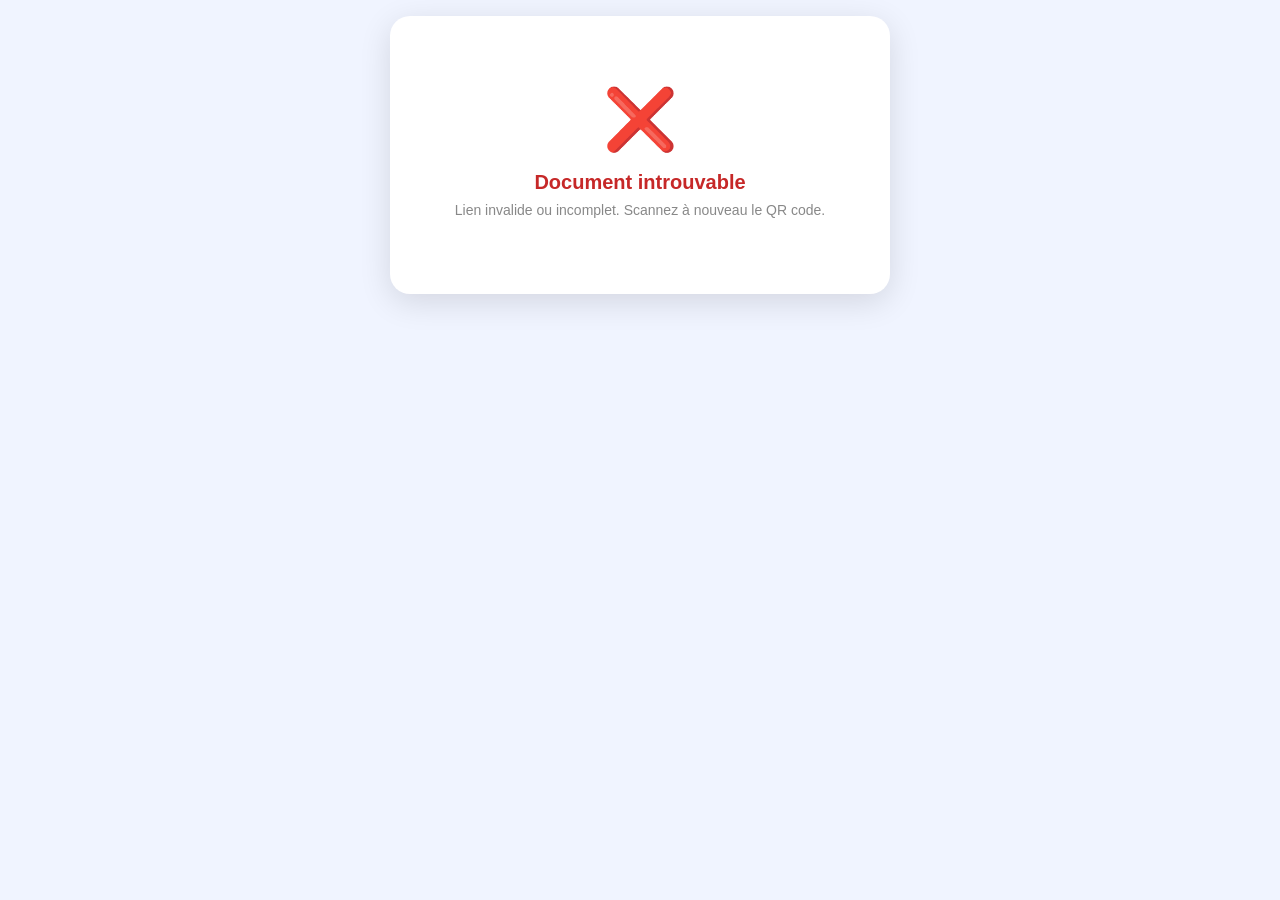
<file: pages/doc-view.html>
<!DOCTYPE html>
<html lang="fr">
<head>
    <meta charset="UTF-8">
    <meta name="viewport" content="width=device-width, initial-scale=1.0">
    <title>ProFacture - Document</title>
    <style>
        * { box-sizing: border-box; margin: 0; padding: 0; }
        body {
            background: #f0f4ff;
            font-family: -apple-system, BlinkMacSystemFont, 'Segoe UI', sans-serif;
            min-height: 100vh; padding: 16px;
        }
        .card {
            max-width: 500px; margin: 0 auto;
            background: white; border-radius: 20px;
            box-shadow: 0 8px 32px rgba(0,0,0,0.12);
            overflow: hidden;
        }
        .card-head {
            padding: 24px 24px 20px;
            color: white; position: relative;
        }
        .card-head.facture { background: linear-gradient(135deg,#667eea,#764ba2); }
        .card-head.devis   { background: linear-gradient(135deg,#11998e,#38ef7d); }
        .verified {
            font-size: 11px; font-weight: 700; letter-spacing: 1px;
            opacity: 0.85; margin-bottom: 6px;
            display: flex; align-items: center; gap: 5px;
        }
        .card-head h1 { font-size: 28px; font-weight: 800; margin-bottom: 4px; }
        .card-head .num { font-size: 14px; opacity: 0.85; }
        .card-body { padding: 20px 24px 28px; }
        .info-block {
            background: #f8f9ff; border-radius: 12px;
            padding: 16px 18px; margin-bottom: 16px;
        }
        .info-row {
            display: flex; justify-content: space-between; align-items: baseline;
            padding: 8px 0; border-bottom: 1px solid #eee;
        }
        .info-row:last-child { border-bottom: none; padding-bottom: 0; }
        .info-label { font-size: 12px; font-weight: 700; text-transform: uppercase; letter-spacing: 0.5px; color: #999; }
        .info-value { font-size: 15px; font-weight: 600; color: #1a1a2e; text-align: right; max-width: 55%; }
        .badge {
            display: inline-block; padding: 3px 10px; border-radius: 20px;
            font-size: 12px; font-weight: 700; color: white;
        }
        .bg-success { background: #28a745; }
        .bg-warning { background: #ffc107; color: #333 !important; }
        .bg-danger  { background: #dc3545; }
        .bg-info    { background: #17a2b8; }
        .bg-secondary { background: #6c757d; }

        .items-title {
            font-size: 12px; font-weight: 700; text-transform: uppercase;
            letter-spacing: 0.5px; color: #666; margin-bottom: 10px;
            display: flex; align-items: center; gap: 6px;
        }
        .item-row {
            background: #f8f9ff; border-radius: 10px;
            padding: 10px 14px; margin-bottom: 8px;
            display: flex; justify-content: space-between; align-items: center;
        }
        .item-left { flex: 1; }
        .item-desc { font-size: 14px; font-weight: 600; color: #1a1a2e; }
        .item-sub  { font-size: 12px; color: #888; margin-top: 2px; }
        .item-total { font-size: 15px; font-weight: 800; color: #667eea; white-space: nowrap; }
        .item-total.devis { color: #11998e; }

        .total-bar {
            border-radius: 14px; padding: 16px 20px;
            display: flex; justify-content: space-between; align-items: center;
            margin-top: 16px;
        }
        .total-bar.facture { background: linear-gradient(135deg,#667eea,#764ba2); }
        .total-bar.devis   { background: linear-gradient(135deg,#11998e,#38ef7d); }
        .total-bar .tl { font-size: 13px; color: rgba(255,255,255,0.85); }
        .total-bar .ta { font-size: 22px; font-weight: 800; color: white; }

        .footer-note {
            margin-top: 20px; padding: 14px 16px;
            background: #fffbf0; border: 1.5px solid #ffe082;
            border-radius: 12px; font-size: 13px; color: #795548;
            line-height: 1.5;
        }
        .footer-note strong { color: #5d4037; }

        .err-box { text-align: center; padding: 48px 20px; }
        .err-icon { font-size: 60px; margin-bottom: 16px; }
        .err-box h3 { color: #c62828; font-size: 20px; margin-bottom: 8px; }
        .err-box p { color: #888; font-size: 14px; }
    </style>
</head>
<body>
<div class="card" id="root">
    <div class="card-body">
        <div style="text-align:center;padding:40px 0;color:#aaa;">
            <div style="font-size:32px;margin-bottom:10px;">⏳</div>
            Chargement...
        </div>
    </div>
</div>

<script>
function fmt(n) {
    const num = Math.round(Number(n) || 0);
    return num.toString().replace(/\B(?=(\d{3})+(?!\d))/g, ' ') + ' FCFA';
}
function fmtDate(d) {
    if (!d) return '-';
    try {
        const dt = new Date(d);
        return String(dt.getDate()).padStart(2,'0') + '/' +
               String(dt.getMonth()+1).padStart(2,'0') + '/' + dt.getFullYear();
    } catch(e) { return d; }
}
function statutClass(s) {
    return {'Payée':'success','En attente':'warning','Impayée':'danger',
            'Envoyé':'info','Accepté':'success','En révision':'warning','Rejeté':'danger'}[s] || 'secondary';
}
function err(msg) {
    document.getElementById('root').innerHTML = `
        <div class="card-body">
            <div class="err-box">
                <div class="err-icon">❌</div>
                <h3>Document introuvable</h3>
                <p>${msg}</p>
            </div>
        </div>`;
}

const params = new URLSearchParams(window.location.search);
const type = params.get('type') || '';
const b64  = params.get('d');

if (!b64) {
    err('Lien invalide ou incomplet. Scannez à nouveau le QR code.');
} else {
    try {
        const json = decodeURIComponent(atob(b64));
        const doc  = JSON.parse(json);
        const isDevis = type === 'devis';
        const cls = isDevis ? 'devis' : 'facture';
        const label = isDevis ? 'DEVIS' : 'FACTURE';

        const items = doc.items && doc.items.length > 0 ? doc.items : [];
        const itemsHTML = items.length > 0 ? `
            <div style="margin-bottom:16px;">
                <div class="items-title">📋 Détail des prestations</div>
                ${items.map(i => {
                    const qty = Number(i.quantity||1);
                    const pu  = Number(i.unitPrice||0);
                    return `<div class="item-row">
                        <div class="item-left">
                            <div class="item-desc">${i.description||'-'}</div>
                            <div class="item-sub">${qty} × ${fmt(pu)}</div>
                        </div>
                        <div class="item-total ${cls}">${fmt(qty*pu)}</div>
                    </div>`;
                }).join('')}
            </div>` : (doc.description ? `
            <div style="margin-bottom:16px;">
                <div class="items-title">📋 Description</div>
                <div class="item-row"><div class="item-desc">${doc.description}</div></div>
            </div>` : '');

        const emailRow = doc.clientEmail ? `
            <div class="info-row">
                <span class="info-label">Email</span>
                <span class="info-value">${doc.clientEmail}</span>
            </div>` : '';
        const phoneRow = doc.clientPhone ? `
            <div class="info-row">
                <span class="info-label">Téléphone</span>
                <span class="info-value">${doc.clientPhone}</span>
            </div>` : '';

        const noteLabel = isDevis
            ? 'Ce devis est valable 30 jours. Pour l\'accepter, retournez-le signé.'
            : 'Merci pour votre confiance. Paiement à réception de la facture.';

        document.getElementById('root').innerHTML = `
            <div class="card-head ${cls}">
                <div class="verified">✅ DOCUMENT VÉRIFIÉ — PROFACTURE</div>
                <h1>${label}</h1>
                <div class="num">N° ${doc.numero || '-'}</div>
            </div>
            <div class="card-body">
                <div class="info-block">
                    <div class="info-row">
                        <span class="info-label">Client</span>
                        <span class="info-value">${doc.client || '-'}</span>
                    </div>
                    <div class="info-row">
                        <span class="info-label">Date</span>
                        <span class="info-value">${fmtDate(doc.date)}</span>
                    </div>
                    <div class="info-row">
                        <span class="info-label">Statut</span>
                        <span class="info-value">
                            <span class="badge bg-${statutClass(doc.statut)}">${doc.statut || '-'}</span>
                        </span>
                    </div>
                    ${emailRow}${phoneRow}
                </div>

                ${itemsHTML}

                <div class="total-bar ${cls}">
                    <span class="tl">${isDevis ? 'Total estimé' : 'Montant total'}</span>
                    <span class="ta">${fmt(doc.montant)}</span>
                </div>

                <div class="footer-note">
                    <strong>📌 Note :</strong> ${noteLabel}
                </div>
            </div>`;
    } catch(e) {
        err('Impossible de lire les données. Le QR code est peut-être endommagé.<br><small>' + e.message + '</small>');
    }
}
</script>
</body>
</html>
</file>
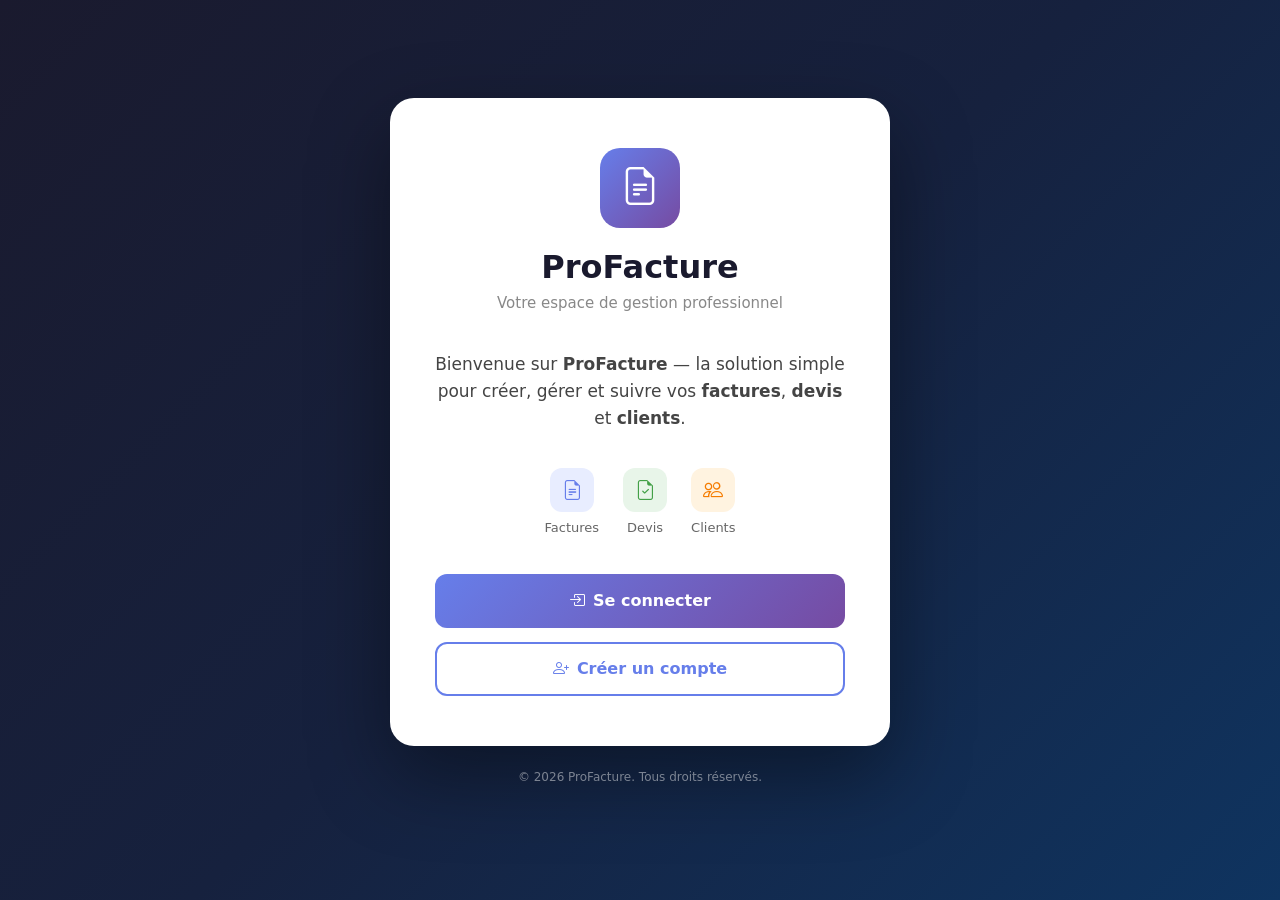
<file: pages/factures.html>
<!DOCTYPE html>
<html lang="fr">
<head>
    <meta charset="UTF-8">
    <meta name="viewport" content="width=device-width, initial-scale=1.0">
    <title>ProFacture - Factures</title>
    <link href="https://cdn.jsdelivr.net/npm/bootstrap@5.3.0/dist/css/bootstrap.min.css" rel="stylesheet">
    <link rel="stylesheet" href="https://cdn.jsdelivr.net/npm/bootstrap-icons@1.11.0/font/bootstrap-icons.css">
    <link rel="stylesheet" href="../css/style.css">
    <style>
        .empty-state { text-align:center; padding:60px 20px; color:#bbb; }
        .empty-state i { font-size:56px; display:block; margin-bottom:16px; opacity:0.35; }
        .items-table th { background:#f0f2ff; font-size:13px; font-weight:700; }
        .items-table td { vertical-align:middle; }
        .btn-add-line { border:2px dashed #667eea; color:#667eea; background:transparent; border-radius:10px; padding:8px 16px; font-size:13px; font-weight:600; cursor:pointer; width:100%; transition:all 0.2s; }
        .btn-add-line:hover { background:#f0f2ff; }
        .total-box { background:linear-gradient(135deg,#667eea,#764ba2); border-radius:12px; padding:14px 20px; color:white; }
        .total-box .label { font-size:13px; opacity:0.85; }
        .total-box .amount { font-size:22px; font-weight:800; }
    </style>
</head>
<body class="bg-light">
<nav class="navbar navbar-expand-lg navbar-dark sticky-top" style="background:linear-gradient(135deg,#667eea,#764ba2);">
    <div class="container-fluid">
        <a class="navbar-brand fw-bold" href="dashboard.html"><i class="bi bi-file-earmark-text"></i> ProFacture</a>
        <button class="navbar-toggler" type="button" data-bs-toggle="collapse" data-bs-target="#navbarNav"><span class="navbar-toggler-icon"></span></button>
        <div class="collapse navbar-collapse" id="navbarNav">
            <ul class="navbar-nav ms-auto align-items-lg-center">
                <li class="nav-item"><a class="nav-link" href="dashboard.html"><i class="bi bi-speedometer2 me-1"></i>Tableau de bord</a></li>
                <li class="nav-item"><a class="nav-link" href="clients.html"><i class="bi bi-people me-1"></i>Clients</a></li>
                <li class="nav-item"><a class="nav-link active" href="factures.html"><i class="bi bi-file-earmark-text me-1"></i>Factures</a></li>
                <li class="nav-item"><a class="nav-link" href="devis.html"><i class="bi bi-file-earmark-check me-1"></i>Devis</a></li>
                <li class="nav-item ms-lg-1"><a class="nav-link d-flex align-items-center gap-1 px-3 py-1 rounded-pill" href="qr-recovery.html" style="background:rgba(255,255,255,0.18);border:1.5px solid rgba(255,255,255,0.35);font-weight:700;"><i class="bi bi-qr-code-scan"></i><span>QR Code</span></a></li>
                <li class="nav-item dropdown ms-lg-2">
                    <a class="nav-link dropdown-toggle" href="#" id="userDropdown" role="button" data-bs-toggle="dropdown">
                        <i class="bi bi-person-circle"></i> <span id="navUserName">Profil</span>
                    </a>
                    <ul class="dropdown-menu dropdown-menu-end">
                        <li><a class="dropdown-item btn-logout" href="#"><i class="bi bi-box-arrow-right me-2"></i>Déconnexion</a></li>
                    </ul>
                </li>
            </ul>
        </div>
    </div>
</nav>

<div class="container-fluid py-4">
    <div class="row mb-4">
        <div class="col-12 col-md-6">
            <h1 class="h3 fw-bold mb-1">Gestion des Factures</h1>
            <p class="text-muted">Créez et gérez vos factures</p>
        </div>
        <div class="col-12 col-md-6 text-md-end">
            <button class="btn btn-primary" data-bs-toggle="modal" data-bs-target="#createInvoiceModal">
                <i class="bi bi-plus-circle me-1"></i>Nouvelle Facture
            </button>
        </div>
    </div>
    <div class="row mb-3">
        <div class="col-12 col-md-6 mb-2 mb-md-0">
            <div class="input-group">
                <span class="input-group-text bg-white"><i class="bi bi-search"></i></span>
                <input type="text" class="form-control" id="searchInput" placeholder="Rechercher une facture...">
            </div>
        </div>
        <div class="col-12 col-md-3">
            <select class="form-select" id="filterStatut">
                <option value="">Tous les statuts</option>
                <option>Payée</option><option>En attente</option><option>Impayée</option>
            </select>
        </div>
    </div>
    <div class="card border-0 shadow-sm">
        <div class="card-body p-0">
            <div id="facturesTable"></div>
        </div>
    </div>
</div>

<!-- ===== Modal Créer Facture ===== -->
<div class="modal fade" id="createInvoiceModal" tabindex="-1">
    <div class="modal-dialog modal-xl modal-dialog-centered modal-dialog-scrollable">
        <div class="modal-content">
            <div class="modal-header" style="background:linear-gradient(135deg,#667eea,#764ba2);">
                <h5 class="modal-title fw-bold text-white"><i class="bi bi-file-earmark-text me-2"></i>Créer une Nouvelle Facture</h5>
                <button type="button" class="btn-close btn-close-white" data-bs-dismiss="modal"></button>
            </div>
            <div class="modal-body">
                <div class="row mb-3">
                    <div class="col-md-4 mb-3 mb-md-0">
                        <label class="form-label fw-semibold">N° Facture</label>
                        <input type="text" class="form-control" id="invoiceNumber" readonly style="background:#f8f9fa;">
                    </div>
                    <div class="col-md-4 mb-3 mb-md-0">
                        <label class="form-label fw-semibold">Date *</label>
                        <input type="date" class="form-control" id="invoiceDate" required>
                    </div>
                    <div class="col-md-4">
                        <label class="form-label fw-semibold">Statut</label>
                        <select class="form-select" id="invoiceStatus">
                            <option>En attente</option><option>Payée</option><option>Impayée</option>
                        </select>
                    </div>
                </div>
                <div class="row mb-3">
                    <div class="col-md-6 mb-3 mb-md-0">
                        <label class="form-label fw-semibold">Client (liste)</label>
                        <select class="form-select" id="invoiceClient">
                            <option value="">— Sélectionner un client —</option>
                        </select>
                    </div>
                    <div class="col-md-6">
                        <label class="form-label fw-semibold">Ou saisir un nom libre</label>
                        <input type="text" class="form-control" id="invoiceClientFree" placeholder="Nom du client si non dans la liste">
                    </div>
                </div>
                <div class="mb-3">
                    <label class="form-label fw-semibold">Notes / Objet</label>
                    <textarea class="form-control" id="invoiceDescription" rows="2" placeholder="Objet de la facture, conditions..."></textarea>
                </div>
                <hr>
                <div class="d-flex justify-content-between align-items-center mb-2">
                    <h6 class="fw-bold mb-0"><i class="bi bi-list-ul me-1 text-primary"></i>Lignes de la facture</h6>
                </div>
                <div class="table-responsive mb-2">
                    <table class="table items-table mb-0">
                        <thead>
                            <tr>
                                <th style="width:45%">Description</th>
                                <th style="width:15%">Qté</th>
                                <th style="width:20%">Prix unitaire (FCFA)</th>
                                <th style="width:15%">Total</th>
                                <th style="width:5%"></th>
                            </tr>
                        </thead>
                        <tbody id="invoiceItemsBody"></tbody>
                    </table>
                </div>
                <button class="btn-add-line mb-3" onclick="addInvoiceLine()">
                    <i class="bi bi-plus-circle me-1"></i>Ajouter une ligne
                </button>
                <div class="row justify-content-end">
                    <div class="col-md-4">
                        <div class="total-box text-end">
                            <div class="label">Total Facture</div>
                            <div class="amount" id="invoiceTotalDisplay">0 FCFA</div>
                        </div>
                    </div>
                </div>
                <div id="createInvoiceError" class="alert alert-danger d-none mt-3"></div>
            </div>
            <div class="modal-footer">
                <button type="button" class="btn btn-secondary" data-bs-dismiss="modal">Annuler</button>
                <button type="button" class="btn btn-primary" id="createInvoiceBtn"><i class="bi bi-check-circle me-1"></i>Enregistrer la Facture</button>
            </div>
        </div>
    </div>
</div>

<!-- ===== Modal Modifier Facture ===== -->
<div class="modal fade" id="editInvoiceModal" tabindex="-1">
    <div class="modal-dialog modal-xl modal-dialog-centered modal-dialog-scrollable">
        <div class="modal-content">
            <div class="modal-header" style="background:linear-gradient(135deg,#667eea,#764ba2);">
                <h5 class="modal-title fw-bold text-white"><i class="bi bi-pencil me-2"></i>Modifier la Facture</h5>
                <button type="button" class="btn-close btn-close-white" data-bs-dismiss="modal"></button>
            </div>
            <div class="modal-body">
                <input type="hidden" id="editInvoiceId">
                <div class="row mb-3">
                    <div class="col-md-4 mb-3 mb-md-0">
                        <label class="form-label fw-semibold">N° Facture</label>
                        <input type="text" class="form-control" id="editInvoiceNumber" readonly style="background:#f8f9fa;">
                    </div>
                    <div class="col-md-4 mb-3 mb-md-0">
                        <label class="form-label fw-semibold">Date</label>
                        <input type="date" class="form-control" id="editInvoiceDate">
                    </div>
                    <div class="col-md-4">
                        <label class="form-label fw-semibold">Statut</label>
                        <select class="form-select" id="editInvoiceStatus">
                            <option>En attente</option><option>Payée</option><option>Impayée</option>
                        </select>
                    </div>
                </div>
                <div class="mb-3">
                    <label class="form-label fw-semibold">Client</label>
                    <input type="text" class="form-control" id="editInvoiceClient">
                </div>
                <div class="mb-3">
                    <label class="form-label fw-semibold">Notes</label>
                    <textarea class="form-control" id="editInvoiceDescription" rows="2"></textarea>
                </div>
                <hr>
                <h6 class="fw-bold mb-2"><i class="bi bi-list-ul me-1 text-primary"></i>Lignes de la facture</h6>
                <div class="table-responsive mb-2">
                    <table class="table items-table mb-0">
                        <thead><tr>
                            <th style="width:45%">Description</th>
                            <th style="width:15%">Qté</th>
                            <th style="width:20%">Prix unitaire (FCFA)</th>
                            <th style="width:15%">Total</th>
                            <th style="width:5%"></th>
                        </tr></thead>
                        <tbody id="editInvoiceItemsBody"></tbody>
                    </table>
                </div>
                <button class="btn-add-line mb-3" onclick="addEditInvoiceLine()"><i class="bi bi-plus-circle me-1"></i>Ajouter une ligne</button>
                <div class="row justify-content-end">
                    <div class="col-md-4">
                        <div class="total-box text-end">
                            <div class="label">Total Facture</div>
                            <div class="amount" id="editInvoiceTotalDisplay">0 FCFA</div>
                        </div>
                    </div>
                </div>
            </div>
            <div class="modal-footer">
                <button type="button" class="btn btn-secondary" data-bs-dismiss="modal">Annuler</button>
                <button type="button" class="btn btn-primary" id="editInvoiceBtn"><i class="bi bi-check-lg me-1"></i>Enregistrer</button>
            </div>
        </div>
    </div>
</div>

<!-- Modal Supprimer -->
<div class="modal fade" id="deleteModal" tabindex="-1">
    <div class="modal-dialog modal-dialog-centered modal-sm">
        <div class="modal-content">
            <div class="modal-header border-0">
                <h5 class="modal-title fw-bold text-danger"><i class="bi bi-exclamation-triangle me-2"></i>Supprimer</h5>
                <button type="button" class="btn-close" data-bs-dismiss="modal"></button>
            </div>
            <div class="modal-body"><p id="deleteMsg" class="mb-0"></p></div>
            <div class="modal-footer border-0">
                <button type="button" class="btn btn-secondary btn-sm" data-bs-dismiss="modal">Annuler</button>
                <button type="button" class="btn btn-danger btn-sm" id="confirmDeleteBtn"><i class="bi bi-trash me-1"></i>Supprimer</button>
            </div>
        </div>
    </div>
</div>

<footer class="bg-white border-top py-3 mt-4">
    <div class="container-fluid text-center text-muted small">© 2026 ProFacture. Tous droits réservés.</div>
</footer>

<script src="https://cdn.jsdelivr.net/npm/bootstrap@5.3.0/dist/js/bootstrap.bundle.min.js"></script>
<script src="../js/libs/jspdf.umd.min.js"></script>
<script src="../js/libs/jspdf.plugin.autotable.min.js"></script>
<script src="../js/main.js"></script>
<script src="../js/pdf-generator.js"></script>
<script>
    let deleteTargetId = null;
    const statColors = { 'Payée':'success','En attente':'warning','Impayée':'danger' };

    /* ── TABLEAU ── */
    function renderFactures() {
        const search = document.getElementById('searchInput').value.toLowerCase();
        const filtre = document.getElementById('filterStatut').value;
        let factures = DB.getFactures();
        if (search) factures = factures.filter(f => f.numero.toLowerCase().includes(search) || f.client.toLowerCase().includes(search));
        if (filtre) factures = factures.filter(f => f.statut === filtre);
        factures = factures.slice().reverse();

        const el = document.getElementById('facturesTable');
        if (factures.length === 0) {
            el.innerHTML = `<div class="empty-state"><i class="bi bi-file-earmark-text"></i><p class="mb-3">Aucune facture pour l'instant</p><button class="btn btn-primary" data-bs-toggle="modal" data-bs-target="#createInvoiceModal"><i class="bi bi-plus-circle me-1"></i>Créer une facture</button></div>`;
            return;
        }
        el.innerHTML = `<div class="table-responsive">
            <table class="table table-hover mb-0">
                <thead class="table-light">
                    <tr><th>N° Facture</th><th>Client</th><th>Date</th><th>Montant</th><th>Statut</th><th class="text-center">Actions</th></tr>
                </thead>
                <tbody>
                    ${factures.map(f => `<tr>
                        <td><strong>${f.numero}</strong></td>
                        <td>${f.client}</td>
                        <td>${formatDate(f.date)}</td>
                        <td class="fw-bold">${formatCurrency(f.montant)}</td>
                        <td><span class="badge bg-${statColors[f.statut]||'secondary'}">${f.statut}</span></td>
                        <td class="text-center">
                            <button class="btn btn-sm btn-outline-success me-1" title="Télécharger PDF" onclick="downloadPDF('${f.id}')"><i class="bi bi-file-earmark-pdf"></i></button>
                            <button class="btn btn-sm btn-outline-primary me-1" onclick="openEdit('${f.id}')"><i class="bi bi-pencil"></i></button>
                            <button class="btn btn-sm btn-outline-danger" onclick="openDelete('${f.id}','${f.numero}')"><i class="bi bi-trash"></i></button>
                        </td>
                    </tr>`).join('')}
                </tbody>
            </table>
        </div>`;
    }

    /* ── LIGNES ARTICLES (Création) ── */
    let invLineCount = 0;
    function addInvoiceLine(desc='', qty=1, price=0) {
        const id = 'il_' + (++invLineCount);
        const row = document.createElement('tr');
        row.id = id;
        row.innerHTML = `
            <td><input type="text" class="form-control form-control-sm" placeholder="Ex: Prestation de service" value="${desc}" oninput="calcInvTotal()"></td>
            <td><input type="number" class="form-control form-control-sm text-center" value="${qty}" min="1" oninput="calcInvTotal()"></td>
            <td><input type="number" class="form-control form-control-sm text-end" value="${price}" min="0" placeholder="0" oninput="calcInvTotal()"></td>
            <td class="text-end fw-bold inv-lt-${id}">0 FCFA</td>
            <td><button class="btn btn-sm btn-outline-danger" onclick="removeInvLine('${id}')"><i class="bi bi-x"></i></button></td>`;
        document.getElementById('invoiceItemsBody').appendChild(row);
        calcInvTotal();
    }
    function removeInvLine(id) { document.getElementById(id)?.remove(); calcInvTotal(); }
    function calcInvTotal() {
        let total = 0;
        document.querySelectorAll('#invoiceItemsBody tr').forEach(row => {
            const inp = row.querySelectorAll('input');
            const lt = (parseFloat(inp[1]?.value)||0) * (parseFloat(inp[2]?.value)||0);
            total += lt;
            const cell = row.querySelector('.inv-lt-' + row.id);
            if (cell) cell.textContent = lt.toLocaleString('fr-FR') + ' FCFA';
        });
        document.getElementById('invoiceTotalDisplay').textContent = total.toLocaleString('fr-FR') + ' FCFA';
    }
    function getInvItems() {
        return [...document.querySelectorAll('#invoiceItemsBody tr')].map(row => {
            const inp = row.querySelectorAll('input');
            return { description: inp[0]?.value?.trim()||'', quantity: parseFloat(inp[1]?.value)||0, unitPrice: parseFloat(inp[2]?.value)||0 };
        }).filter(i => i.description || i.unitPrice);
    }
    function getInvTotal() { return getInvItems().reduce((s,i)=>s+(i.quantity*i.unitPrice),0); }

    /* ── LIGNES ARTICLES (Édition) ── */
    let editInvLineCount = 0;
    function addEditInvoiceLine(desc='', qty=1, price=0) {
        const id = 'eil_' + (++editInvLineCount);
        const row = document.createElement('tr');
        row.id = id;
        row.innerHTML = `
            <td><input type="text" class="form-control form-control-sm" value="${desc}" placeholder="Description" oninput="calcEditInvTotal()"></td>
            <td><input type="number" class="form-control form-control-sm text-center" value="${qty}" min="1" oninput="calcEditInvTotal()"></td>
            <td><input type="number" class="form-control form-control-sm text-end" value="${price}" min="0" oninput="calcEditInvTotal()"></td>
            <td class="text-end fw-bold edit-inv-lt-${id}">0 FCFA</td>
            <td><button class="btn btn-sm btn-outline-danger" onclick="removeEditInvLine('${id}')"><i class="bi bi-x"></i></button></td>`;
        document.getElementById('editInvoiceItemsBody').appendChild(row);
        calcEditInvTotal();
    }
    function removeEditInvLine(id) { document.getElementById(id)?.remove(); calcEditInvTotal(); }
    function calcEditInvTotal() {
        let total = 0;
        document.querySelectorAll('#editInvoiceItemsBody tr').forEach(row => {
            const inp = row.querySelectorAll('input');
            const lt = (parseFloat(inp[1]?.value)||0) * (parseFloat(inp[2]?.value)||0);
            total += lt;
            const cell = row.querySelector('.edit-inv-lt-' + row.id);
            if (cell) cell.textContent = lt.toLocaleString('fr-FR') + ' FCFA';
        });
        document.getElementById('editInvoiceTotalDisplay').textContent = total.toLocaleString('fr-FR') + ' FCFA';
    }
    function getEditInvItems() {
        return [...document.querySelectorAll('#editInvoiceItemsBody tr')].map(row => {
            const inp = row.querySelectorAll('input');
            return { description: inp[0]?.value?.trim()||'', quantity: parseFloat(inp[1]?.value)||0, unitPrice: parseFloat(inp[2]?.value)||0 };
        }).filter(i => i.description || i.unitPrice);
    }
    function getEditInvTotal() { return getEditInvItems().reduce((s,i)=>s+(i.quantity*i.unitPrice),0); }

    /* ── Clients ── */
    function populateClientSelect(id) {
        document.getElementById(id).innerHTML = '<option value="">— Sélectionner un client —</option>' +
            DB.getClients().map(c => `<option value="${c.nom}">${c.nom}</option>`).join('');
    }

    /* ── Ouvrir modal création ── */
    document.getElementById('createInvoiceModal').addEventListener('show.bs.modal', function() {
        const n = DB.getFactures().length + 1;
        document.getElementById('invoiceNumber').value = 'FAC-' + String(n).padStart(3,'0');
        document.getElementById('invoiceDate').valueAsDate = new Date();
        populateClientSelect('invoiceClient');
        document.getElementById('invoiceItemsBody').innerHTML = '';
        invLineCount = 0;
        addInvoiceLine(); // 1 ligne vide au départ
        document.getElementById('createInvoiceError').classList.add('d-none');
        document.getElementById('invoiceDescription').value = '';
    });

    /* ── Enregistrer facture ── */
    document.getElementById('createInvoiceBtn').addEventListener('click', function() {
        const client = document.getElementById('invoiceClient').value || document.getElementById('invoiceClientFree').value.trim();
        const date = document.getElementById('invoiceDate').value;
        const description = document.getElementById('invoiceDescription').value.trim();
        const statut = document.getElementById('invoiceStatus').value;
        const items = getInvItems();
        const montant = getInvTotal();
        const errEl = document.getElementById('createInvoiceError');
        if (!client) { errEl.textContent = 'Veuillez sélectionner ou saisir un client.'; errEl.classList.remove('d-none'); return; }
        if (!date)   { errEl.textContent = 'La date est obligatoire.'; errEl.classList.remove('d-none'); return; }
        if (items.length === 0 || montant === 0) { errEl.textContent = 'Ajoutez au moins une ligne avec un montant.'; errEl.classList.remove('d-none'); return; }
        errEl.classList.add('d-none');
        DB.addFacture({ client, date, description, montant, statut, items });
        bootstrap.Modal.getInstance(document.getElementById('createInvoiceModal')).hide();
        renderFactures();
    });

    /* ── Ouvrir modal édition ── */
    function openEdit(id) {
        const f = DB.getFactures().find(f => f.id === id);
        if (!f) return;
        document.getElementById('editInvoiceId').value = f.id;
        document.getElementById('editInvoiceNumber').value = f.numero;
        document.getElementById('editInvoiceClient').value = f.client;
        document.getElementById('editInvoiceDescription').value = f.description || '';
        document.getElementById('editInvoiceStatus').value = f.statut;
        document.getElementById('editInvoiceDate').value = f.date || '';
        document.getElementById('editInvoiceItemsBody').innerHTML = '';
        editInvLineCount = 0;
        const items = f.items && f.items.length > 0 ? f.items : [{ description: f.description||'Prestation', quantity:1, unitPrice: f.montant }];
        items.forEach(i => addEditInvoiceLine(i.description, i.quantity, i.unitPrice));
        new bootstrap.Modal(document.getElementById('editInvoiceModal')).show();
    }

    document.getElementById('editInvoiceBtn').addEventListener('click', function() {
        const id = document.getElementById('editInvoiceId').value;
        const items = getEditInvItems();
        const montant = getEditInvTotal();
        DB.updateFacture(id, {
            client: document.getElementById('editInvoiceClient').value,
            description: document.getElementById('editInvoiceDescription').value,
            date: document.getElementById('editInvoiceDate').value,
            statut: document.getElementById('editInvoiceStatus').value,
            montant, items
        });
        bootstrap.Modal.getInstance(document.getElementById('editInvoiceModal')).hide();
        renderFactures();
    });

    /* ── Supprimer ── */
    function openDelete(id, numero) {
        deleteTargetId = id;
        document.getElementById('deleteMsg').textContent = `Supprimer la facture "${numero}" ?`;
        new bootstrap.Modal(document.getElementById('deleteModal')).show();
    }
    document.getElementById('confirmDeleteBtn').addEventListener('click', function() {
        if (!deleteTargetId) return;
        DB.deleteFacture(deleteTargetId);
        deleteTargetId = null;
        bootstrap.Modal.getInstance(document.getElementById('deleteModal')).hide();
        renderFactures();
    });

    /* ── Télécharger PDF ── */
    function downloadPDF(id) {
        const f = DB.getFactures().find(x => x.id === id);
        if (!f) return alert('Facture introuvable');
        generateFacturePDF({
            id: f.id, numero: f.numero, date: f.date, statut: f.statut,
            client: f.client, clientName: f.client,
            clientEmail: f.clientEmail||'', clientPhone: f.clientPhone||'', clientAddress: f.clientAddress||'',
            description: f.description||'', montant: f.montant, amount: f.montant,
            items: f.items||[]
        });
    }

    document.getElementById('searchInput').addEventListener('input', renderFactures);
    document.getElementById('filterStatut').addEventListener('change', renderFactures);
    document.addEventListener('DOMContentLoaded', renderFactures);
</script>
<script src="../js/ai-assistant.js"></script>
</body>
</html>
</file>
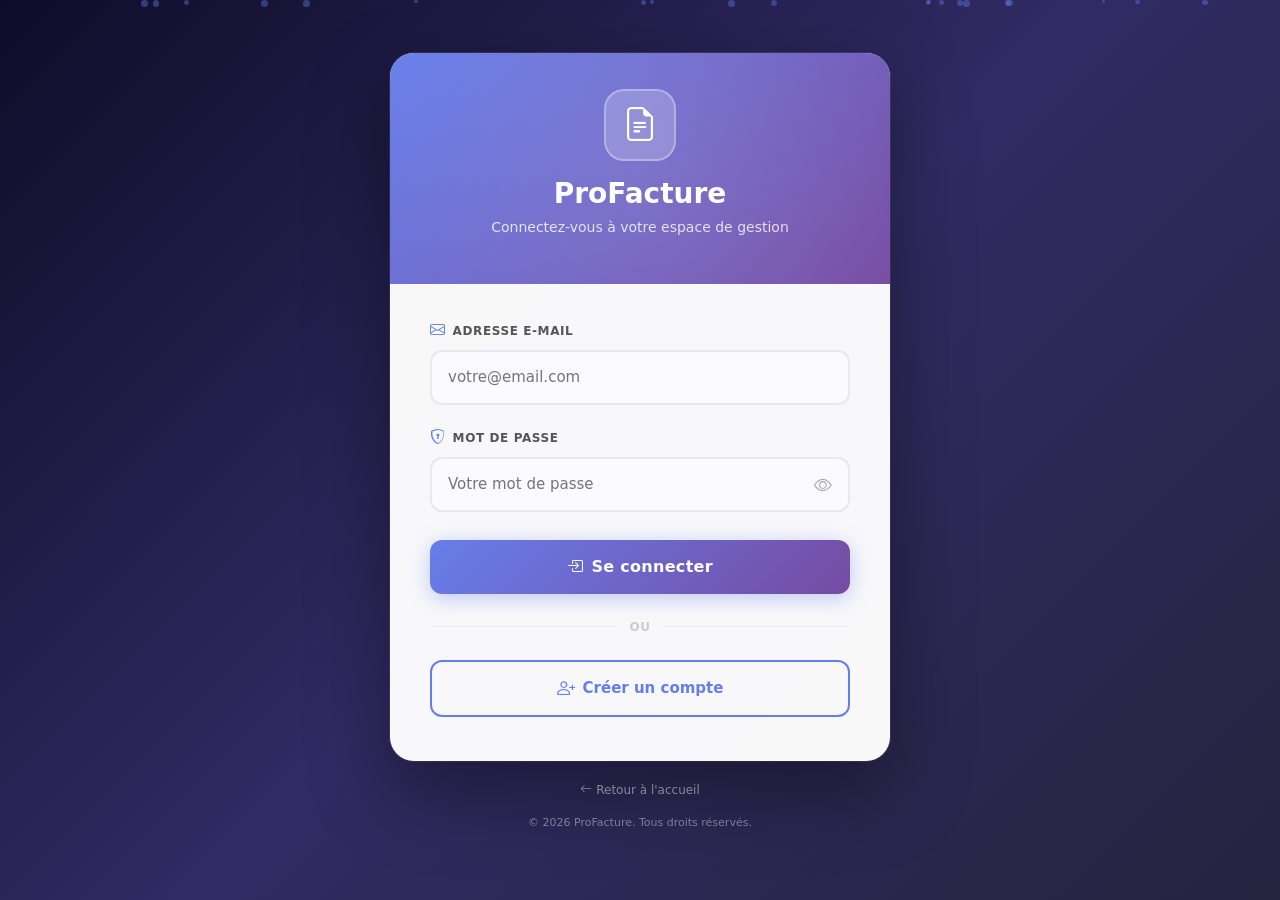
<file: pages/login.html>
<!DOCTYPE html>
<html lang="fr">
<head>
    <meta charset="UTF-8">
    <meta name="viewport" content="width=device-width, initial-scale=1.0">
    <title>ProFacture - Connexion</title>
    <link href="https://cdn.jsdelivr.net/npm/bootstrap@5.3.0/dist/css/bootstrap.min.css" rel="stylesheet">
    <link rel="stylesheet" href="https://cdn.jsdelivr.net/npm/bootstrap-icons@1.11.0/font/bootstrap-icons.css">
    <link rel="stylesheet" href="../css/style.css">
    <style>
        * { box-sizing: border-box; margin: 0; padding: 0; }
        body {
            background: linear-gradient(135deg, #0f0c29 0%, #302b63 50%, #24243e 100%);
            min-height: 100vh;
            display: flex;
            align-items: center;
            justify-content: center;
            padding: 20px;
            font-family: 'Segoe UI', system-ui, sans-serif;
        }
        .particles {
            position: fixed; inset: 0; pointer-events: none; overflow: hidden; z-index: 0;
        }
        .particle {
            position: absolute; width: 4px; height: 4px; background: rgba(102,126,234,0.4);
            border-radius: 50%; animation: float linear infinite;
        }
        @keyframes float {
            0% { transform: translateY(100vh) scale(0); opacity: 0; }
            10% { opacity: 1; }
            90% { opacity: 1; }
            100% { transform: translateY(-10px) scale(1); opacity: 0; }
        }
        .wrapper { position: relative; z-index: 1; width: 100%; max-width: 500px; }
        .login-card {
            background: rgba(255,255,255,0.97);
            backdrop-filter: blur(20px);
            border-radius: 24px;
            box-shadow: 0 30px 80px rgba(0,0,0,0.4), 0 0 0 1px rgba(255,255,255,0.1);
            overflow: hidden;
            animation: slideUp 0.5s cubic-bezier(.22,.68,0,1.2);
        }
        @keyframes slideUp {
            from { opacity: 0; transform: translateY(40px) scale(0.96); }
            to   { opacity: 1; transform: translateY(0) scale(1); }
        }
        .card-header-grad {
            background: linear-gradient(135deg, #667eea, #764ba2);
            padding: 36px 40px 30px;
            text-align: center;
            position: relative;
            overflow: hidden;
        }
        .card-header-grad::before {
            content: '';
            position: absolute;
            top: -50%; left: -50%;
            width: 200%; height: 200%;
            background: radial-gradient(circle, rgba(255,255,255,0.1) 0%, transparent 60%);
            animation: shimmer 3s ease-in-out infinite;
        }
        @keyframes shimmer {
            0%, 100% { transform: translate(-20%,-20%) rotate(0deg); }
            50% { transform: translate(20%,20%) rotate(180deg); }
        }
        .logo-wrap {
            width: 72px; height: 72px;
            background: rgba(255,255,255,0.2);
            backdrop-filter: blur(10px);
            border: 2px solid rgba(255,255,255,0.3);
            border-radius: 20px;
            display: flex; align-items: center; justify-content: center;
            margin: 0 auto 16px;
            position: relative; z-index: 1;
        }
        .logo-wrap i { font-size: 34px; color: white; }
        .card-header-grad h1 { font-size: 28px; font-weight: 800; color: white; margin-bottom: 6px; position: relative; z-index: 1; }
        .card-header-grad p { color: rgba(255,255,255,0.8); font-size: 14px; position: relative; z-index: 1; }
        .card-body-pad { padding: 36px 40px 32px; }

        .form-group { margin-bottom: 22px; }
        .form-label-custom {
            display: flex; align-items: center; gap: 7px;
            font-weight: 700; font-size: 12px; color: #555;
            text-transform: uppercase; letter-spacing: 0.6px; margin-bottom: 8px;
        }
        .form-label-custom i { font-size: 15px; color: #667eea; }
        .input-wrap { position: relative; }
        .input-custom {
            width: 100%;
            border: 2px solid #e8e8f0;
            border-radius: 12px;
            padding: 14px 46px 14px 16px;
            font-size: 15px;
            color: #1a1a2e;
            background: #fafaff;
            transition: all 0.3s;
            outline: none;
        }
        .input-custom:focus {
            border-color: #667eea;
            background: #fff;
            box-shadow: 0 0 0 4px rgba(102,126,234,0.12);
        }
        .input-custom.error { border-color: #e53935; box-shadow: 0 0 0 4px rgba(229,57,53,0.1); }
        .input-custom.success { border-color: #43a047; box-shadow: 0 0 0 4px rgba(67,160,71,0.1); }
        .input-action {
            position: absolute; right: 14px; top: 50%; transform: translateY(-50%);
            background: none; border: none; color: #aaa; cursor: pointer; padding: 4px;
            font-size: 18px; transition: color 0.2s;
        }
        .input-action:hover { color: #667eea; }

        .error-alert {
            display: none; background: linear-gradient(135deg, #fff5f5, #ffe0e0);
            border: 1.5px solid #ffcdd2; border-radius: 12px;
            padding: 14px 16px; margin-bottom: 20px;
            color: #c62828; font-size: 14px;
            flex-direction: row; align-items: flex-start; gap: 10px;
        }
        .error-alert.show { display: flex; animation: shake 0.3s ease; }
        @keyframes shake {
            0%,100% { transform: translateX(0); }
            25% { transform: translateX(-6px); }
            75% { transform: translateX(6px); }
        }
        .error-alert i { font-size: 20px; flex-shrink: 0; margin-top: 1px; }

        .btn-login {
            width: 100%;
            background: linear-gradient(135deg, #667eea, #764ba2);
            border: none; border-radius: 12px;
            padding: 15px; font-weight: 800; font-size: 16px;
            color: white; cursor: pointer;
            transition: all 0.3s; margin-top: 4px;
            display: flex; align-items: center; justify-content: center; gap: 8px;
            letter-spacing: 0.3px;
            box-shadow: 0 4px 20px rgba(102,126,234,0.4);
        }
        .btn-login:hover:not(:disabled) {
            transform: translateY(-2px);
            box-shadow: 0 8px 30px rgba(102,126,234,0.5);
        }
        .btn-login:active:not(:disabled) { transform: translateY(0); }
        .btn-login:disabled { opacity: 0.7; cursor: not-allowed; }

        .divider { display: flex; align-items: center; gap: 14px; margin: 24px 0; color: #ccc; font-size: 12px; font-weight: 600; text-transform: uppercase; letter-spacing: 0.5px; }
        .divider::before, .divider::after { content: ''; flex: 1; height: 1px; background: #ebebf0; }

        .btn-secondary-action {
            display: flex; align-items: center; justify-content: center; gap: 8px;
            border: 2px solid #667eea; color: #667eea; border-radius: 12px;
            padding: 13px; font-weight: 700; font-size: 15px; text-decoration: none;
            transition: all 0.25s; margin-bottom: 12px;
        }
        .btn-secondary-action:hover { background: #667eea; color: white; transform: translateY(-1px); }
        .btn-secondary-action i { font-size: 18px; }

        .btn-qr-recover {
            display: flex; align-items: center; justify-content: center; gap: 8px;
            border: 2px solid #28a745; color: #28a745; border-radius: 12px;
            padding: 13px; font-weight: 700; font-size: 15px; text-decoration: none;
            transition: all 0.25s;
        }
        .btn-qr-recover:hover { background: #28a745; color: white; transform: translateY(-1px); }

        .back-link { display: block; text-align: center; margin-top: 20px; color: rgba(255,255,255,0.6); font-size: 12px; text-decoration: none; transition: color 0.2s; }
        .back-link:hover { color: rgba(255,255,255,0.9); }
        .footer-text { text-align: center; color: rgba(255,255,255,0.45); font-size: 11px; margin-top: 16px; }
        .spinner { width: 18px; height: 18px; border: 2px solid rgba(255,255,255,0.4); border-top-color: white; border-radius: 50%; animation: spin 0.7s linear infinite; display: none; }
        @keyframes spin { to { transform: rotate(360deg); } }
    </style>
</head>
<body>
    <div class="particles" id="particles"></div>
    <div class="wrapper">
        <div class="login-card">
            <div class="card-header-grad">
                <div class="logo-wrap"><i class="bi bi-file-earmark-text"></i></div>
                <h1>ProFacture</h1>
                <p>Connectez-vous à votre espace de gestion</p>
            </div>
            <div class="card-body-pad">
                <div class="error-alert" id="loginError">
                    <i class="bi bi-exclamation-circle-fill"></i>
                    <div id="loginErrorText"></div>
                </div>

                <form id="loginForm" novalidate>
                    <div class="form-group">
                        <label class="form-label-custom"><i class="bi bi-envelope"></i>Adresse e-mail</label>
                        <div class="input-wrap">
                            <input type="email" class="input-custom" id="email" placeholder="votre@email.com" autocomplete="email">
                        </div>
                    </div>
                    <div class="form-group" style="margin-bottom:28px;">
                        <label class="form-label-custom"><i class="bi bi-shield-lock"></i>Mot de passe</label>
                        <div class="input-wrap">
                            <input type="password" class="input-custom" id="password" placeholder="Votre mot de passe" autocomplete="current-password">
                            <button type="button" class="input-action" onclick="togglePassword()">
                                <i class="bi bi-eye" id="eyeIcon"></i>
                            </button>
                        </div>
                    </div>
                    <button type="submit" class="btn-login" id="loginBtn">
                        <div class="spinner" id="loginSpinner"></div>
                        <i class="bi bi-box-arrow-in-right" id="loginIcon"></i>
                        <span id="loginText">Se connecter</span>
                    </button>
                </form>

                <div class="divider">ou</div>

                <a href="signup.html" class="btn-secondary-action">
                    <i class="bi bi-person-plus"></i>Créer un compte
                </a>
            
            </div>
        </div>
        <a href="../index.html" class="back-link"><i class="bi bi-arrow-left me-1"></i>Retour à l'accueil</a>
        <p class="footer-text">© 2026 ProFacture. Tous droits réservés.</p>
    </div>

    <script src="https://cdn.jsdelivr.net/npm/bootstrap@5.3.0/dist/js/bootstrap.bundle.min.js"></script>
    <script>
        // Particules de fond
        const particlesEl = document.getElementById('particles');
        for (let i = 0; i < 20; i++) {
            const p = document.createElement('div');
            p.className = 'particle';
            p.style.left = Math.random() * 100 + '%';
            p.style.animationDuration = (8 + Math.random() * 12) + 's';
            p.style.animationDelay = (Math.random() * 8) + 's';
            p.style.width = p.style.height = (3 + Math.random() * 4) + 'px';
            particlesEl.appendChild(p);
        }

        function getAccounts() { return JSON.parse(localStorage.getItem('pf_accounts') || '[]'); }

        function showError(msg) {
            document.getElementById('loginErrorText').innerHTML = msg;
            document.getElementById('loginError').classList.add('show');
            document.getElementById('email').classList.add('error');
        }
        function clearError() {
            document.getElementById('loginError').classList.remove('show');
            document.getElementById('email').classList.remove('error', 'success');
            document.getElementById('password').classList.remove('error');
        }
        function togglePassword() {
            const pwd = document.getElementById('password');
            const icon = document.getElementById('eyeIcon');
            pwd.type = pwd.type === 'password' ? 'text' : 'password';
            icon.className = pwd.type === 'password' ? 'bi bi-eye' : 'bi bi-eye-slash';
        }

        // Validation temps réel email
        document.getElementById('email').addEventListener('blur', function() {
            const v = this.value.trim();
            if (v && /^[^\s@]+@[^\s@]+\.[^\s@]+$/.test(v)) {
                this.classList.add('success'); this.classList.remove('error');
            } else if (v) {
                this.classList.add('error'); this.classList.remove('success');
            }
        });

        document.getElementById('loginForm').addEventListener('submit', function(e) {
            e.preventDefault();
            clearError();
            const email = document.getElementById('email').value.trim().toLowerCase();
            const password = document.getElementById('password').value;
            if (!email || !password) { showError('Veuillez remplir tous les champs.'); return; }

            const btn = document.getElementById('loginBtn');
            const spinner = document.getElementById('loginSpinner');
            const icon = document.getElementById('loginIcon');
            const text = document.getElementById('loginText');
            btn.disabled = true;
            spinner.style.display = 'block';
            icon.style.display = 'none';
            text.textContent = 'Connexion...';

            setTimeout(() => {
                const accounts = getAccounts();
                const account = accounts.find(a => a.email === email);
                if (!account) {
                    showError(`Aucun compte pour <strong>${email}</strong>.<br><a href="signup.html" class="text-danger fw-bold">Créer un compte →</a>`);
                    btn.disabled = false; spinner.style.display = 'none'; icon.style.display = ''; text.textContent = 'Se connecter';
                    return;
                }
                if (account.password !== password) {
                    showError('Mot de passe incorrect. Vérifiez et réessayez.');
                    document.getElementById('password').classList.add('error');
                    btn.disabled = false; spinner.style.display = 'none'; icon.style.display = ''; text.textContent = 'Se connecter';
                    return;
                }
                localStorage.setItem('pf_session', JSON.stringify({ email: account.email, fullName: account.fullName, companyName: account.companyName, loggedAt: Date.now() }));
                icon.className = 'bi bi-check-circle';
                icon.style.display = '';
                text.textContent = 'Connexion réussie !';
                setTimeout(() => window.location.href = 'dashboard.html', 700);
            }, 800);
        });
    </script>
</body>
</html>
</file>
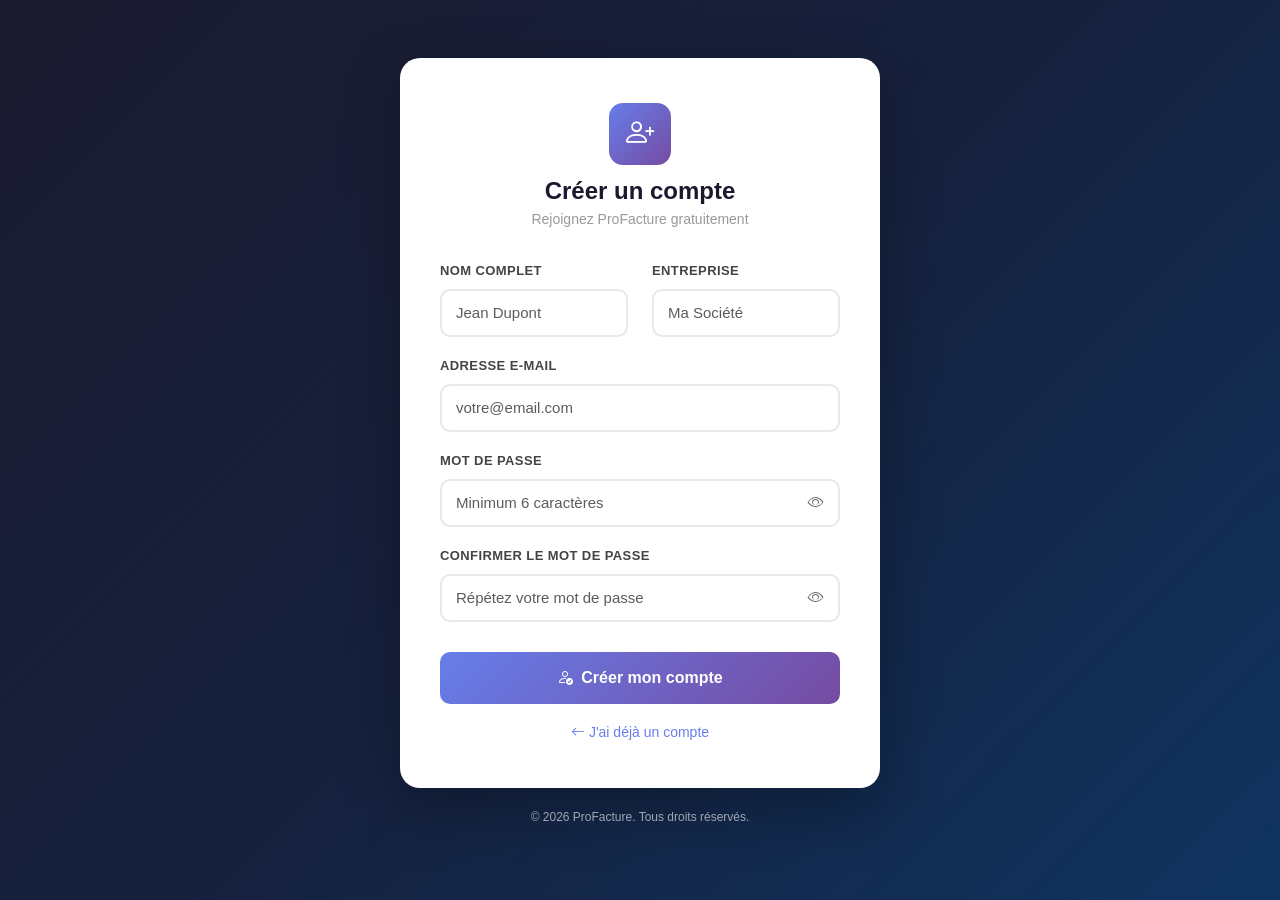
<file: pages/signup.html>
<!DOCTYPE html>
<html lang="fr">
<head>
    <meta charset="UTF-8">
    <meta name="viewport" content="width=device-width, initial-scale=1.0">
    <title>ProFacture - Inscription</title>
    <link href="https://cdn.jsdelivr.net/npm/bootstrap@5.3.0/dist/css/bootstrap.min.css" rel="stylesheet">
    <link rel="stylesheet" href="https://cdn.jsdelivr.net/npm/bootstrap-icons@1.11.0/font/bootstrap-icons.css">
    <link rel="stylesheet" href="../css/style.css">
    <style>
        body {
            background: linear-gradient(135deg, #1a1a2e 0%, #16213e 50%, #0f3460 100%);
            min-height: 100vh;
            display: flex;
            align-items: center;
            justify-content: center;
            padding: 20px;
        }
        .signup-card {
            background: white;
            border-radius: 20px;
            box-shadow: 0 20px 60px rgba(0,0,0,0.3);
            padding: 45px 40px;
            max-width: 480px;
            width: 100%;
            animation: fadeUp 0.4s ease;
        }
        @keyframes fadeUp { from { opacity:0; transform:translateY(25px); } to { opacity:1; transform:translateY(0); } }
        .logo-block { text-align:center; margin-bottom:28px; }
        .logo-icon { width:62px; height:62px; background:linear-gradient(135deg,#667eea,#764ba2); border-radius:14px; display:flex; align-items:center; justify-content:center; margin:0 auto 12px; }
        .logo-icon i { font-size:28px; color:white; }
        .logo-block h1 { font-size:24px; font-weight:800; color:#1a1a2e; margin-bottom:4px; }
        .logo-block p { color:#999; font-size:14px; }
        .form-label { font-weight:600; font-size:13px; color:#444; text-transform:uppercase; letter-spacing:0.4px; }
        .form-control { border:2px solid #e8e8e8; border-radius:10px; padding:11px 14px; font-size:15px; transition:all 0.25s; }
        .form-control:focus { border-color:#667eea; box-shadow:0 0 0 3px rgba(102,126,234,0.15); }
        .form-control.is-invalid { border-color:#e53935; }
        .error-box { display:none; background:#fff0f0; border:1.5px solid #ffcdd2; border-radius:10px; padding:13px 16px; margin-bottom:18px; color:#c62828; font-size:14px; align-items:flex-start; gap:10px; }
        .error-box.show { display:flex; }
        .success-box { display:none; background:#f1f8e9; border:1.5px solid #c5e1a5; border-radius:10px; padding:13px 16px; margin-bottom:18px; color:#2e7d32; font-size:14px; align-items:center; gap:10px; }
        .success-box.show { display:flex; }
        .btn-signup { background:linear-gradient(135deg,#667eea,#764ba2); border:none; border-radius:10px; padding:14px; font-weight:700; font-size:16px; width:100%; color:white; transition:all 0.3s; margin-top:6px; }
        .btn-signup:hover { transform:translateY(-2px); box-shadow:0 8px 25px rgba(102,126,234,0.4); color:white; }
        .btn-signup:disabled { opacity:0.7; transform:none; }
        .link-login { display:block; text-align:center; color:#667eea; font-size:14px; margin-top:18px; text-decoration:none; }
        .link-login:hover { text-decoration:underline; }
        .footer-text { text-align:center; color:rgba(255,255,255,0.6); font-size:12px; margin-top:20px; }
    </style>
</head>
<body>
    <div>
        <div class="signup-card">
            <div class="logo-block">
                <div class="logo-icon"><i class="bi bi-person-plus"></i></div>
                <h1>Créer un compte</h1>
                <p>Rejoignez ProFacture gratuitement</p>
            </div>

            <div class="error-box" id="errorBox">
                <i class="bi bi-exclamation-circle"></i>
                <div id="errorText"></div>
            </div>
            <div class="success-box" id="successBox">
                <i class="bi bi-check-circle-fill"></i>
                <div id="successText"></div>
            </div>

            <form id="signupForm" novalidate>
                <div class="row mb-3">
                    <div class="col-md-6 mb-3 mb-md-0">
                        <label for="fullName" class="form-label">Nom complet</label>
                        <input type="text" class="form-control" id="fullName" placeholder="Jean Dupont" required>
                    </div>
                    <div class="col-md-6">
                        <label for="companyName" class="form-label">Entreprise</label>
                        <input type="text" class="form-control" id="companyName" placeholder="Ma Société" required>
                    </div>
                </div>
                <div class="mb-3">
                    <label for="email" class="form-label">Adresse e-mail</label>
                    <input type="email" class="form-control" id="email" placeholder="votre@email.com" required>
                </div>
                <div class="mb-3">
                    <label for="password" class="form-label">Mot de passe</label>
                    <div class="position-relative">
                        <input type="password" class="form-control" id="password" placeholder="Minimum 6 caractères" required>
                        <button type="button" class="btn btn-link position-absolute end-0 top-50 translate-middle-y pe-3 text-muted" onclick="togglePwd('password','eye1')" style="border:none;background:none;">
                            <i class="bi bi-eye" id="eye1"></i>
                        </button>
                    </div>
                </div>
                <div class="mb-4">
                    <label for="confirmPassword" class="form-label">Confirmer le mot de passe</label>
                    <div class="position-relative">
                        <input type="password" class="form-control" id="confirmPassword" placeholder="Répétez votre mot de passe" required>
                        <button type="button" class="btn btn-link position-absolute end-0 top-50 translate-middle-y pe-3 text-muted" onclick="togglePwd('confirmPassword','eye2')" style="border:none;background:none;">
                            <i class="bi bi-eye" id="eye2"></i>
                        </button>
                    </div>
                </div>
                <button type="submit" class="btn-signup" id="signupBtn">
                    <i class="bi bi-person-check me-2"></i>Créer mon compte
                </button>
            </form>
            <a href="login.html" class="link-login"><i class="bi bi-arrow-left me-1"></i>J'ai déjà un compte</a>
        </div>
        <p class="footer-text">© 2026 ProFacture. Tous droits réservés.</p>
    </div>

    <script src="https://cdn.jsdelivr.net/npm/bootstrap@5.3.0/dist/js/bootstrap.bundle.min.js"></script>
    <script>
        // Pas de redirection automatique

        function togglePwd(id, iconId) {
            const el = document.getElementById(id);
            const icon = document.getElementById(iconId);
            el.type = el.type === 'password' ? 'text' : 'password';
            icon.className = el.type === 'password' ? 'bi bi-eye' : 'bi bi-eye-slash';
        }
        function showError(msg) {
            document.getElementById('errorText').innerHTML = msg;
            document.getElementById('errorBox').classList.add('show');
            document.getElementById('successBox').classList.remove('show');
        }
        function showSuccess(msg) {
            document.getElementById('successText').innerHTML = msg;
            document.getElementById('successBox').classList.add('show');
            document.getElementById('errorBox').classList.remove('show');
        }
        function clearMessages() {
            document.getElementById('errorBox').classList.remove('show');
            document.getElementById('successBox').classList.remove('show');
        }

        document.getElementById('signupForm').addEventListener('submit', function(e) {
            e.preventDefault();
            clearMessages();
            const fullName = document.getElementById('fullName').value.trim();
            const companyName = document.getElementById('companyName').value.trim();
            const email = document.getElementById('email').value.trim().toLowerCase();
            const password = document.getElementById('password').value;
            const confirmPassword = document.getElementById('confirmPassword').value;

            if (!fullName || !companyName || !email || !password || !confirmPassword) { showError('Veuillez remplir tous les champs.'); return; }
            if (password.length < 6) { showError('Le mot de passe doit contenir au moins 6 caractères.'); return; }
            if (password !== confirmPassword) { showError('Les mots de passe ne correspondent pas.'); return; }

            const accounts = JSON.parse(localStorage.getItem('pf_accounts') || '[]');
            if (accounts.find(a => a.email === email)) { showError(`Un compte existe déjà avec l'adresse <strong>${email}</strong>.`); return; }

            accounts.push({ fullName, companyName, email, password, createdAt: Date.now() });
            localStorage.setItem('pf_accounts', JSON.stringify(accounts));

            showSuccess('Compte créé avec succès ! Redirection vers la connexion...');
            const btn = document.getElementById('signupBtn');
            btn.innerHTML = '<i class="bi bi-check-circle me-2"></i>Compte créé !';
            btn.disabled = true;
            setTimeout(() => window.location.href = 'login.html', 1500);
        });
    </script>
</body>
</html>
</file>
<file: css/style.css>
/* ===================================
   ProFacture - Feuille de styles
   =================================== */

:root {
    --primary-color: #0d6efd;
    --secondary-color: #6c757d;
    --success-color: #198754;
    --danger-color: #dc3545;
    --warning-color: #ffc107;
    --info-color: #0dcaf0;
    --light-color: #f8f9fa;
    --dark-color: #212529;
}

/* ===================================
   Styles généraux
   =================================== */

* {
    margin: 0;
    padding: 0;
    box-sizing: border-box;
}

html, body {
    height: 100%;
    font-family: 'Segoe UI', Tahoma, Geneva, Verdana, sans-serif;
}

body {
    background-color: #f8f9fa;
}

/* ===================================
   Navigation
   =================================== */

.navbar {
    box-shadow: 0 2px 4px rgba(0, 0, 0, 0.1);
}

.navbar-brand {
    font-size: 1.5rem;
    letter-spacing: 0.5px;
}

.navbar-brand i {
    margin-right: 8px;
}

/* ===================================
   Cartes
   =================================== */

.card {
    transition: all 0.3s ease;
    border-radius: 8px;
}

.card:hover {
    box-shadow: 0 4px 12px rgba(0, 0, 0, 0.15) !important;
    transform: translateY(-2px);
}

.card-header {
    background-color: #fff !important;
    border-bottom: 1px solid #e9ecef;
    padding: 1.25rem;
}

.card-title {
    color: #212529;
    font-size: 1.1rem;
}

/* ===================================
   Tableaux
   =================================== */

.table {
    margin-bottom: 0;
}

.table thead th {
    border-bottom: 2px solid #dee2e6;
    font-weight: 600;
    color: #495057;
    background-color: #f8f9fa;
}

.table tbody tr {
    border-bottom: 1px solid #dee2e6;
    transition: background-color 0.2s ease;
}

.table tbody tr:hover {
    background-color: #f8f9fa;
}

.table tbody td {
    vertical-align: middle;
    padding: 1rem 0.75rem;
}

/* ===================================
   Badges
   =================================== */

.badge {
    padding: 0.5rem 0.75rem;
    font-weight: 500;
    font-size: 0.85rem;
    border-radius: 4px;
}

/* ===================================
   Boutons
   =================================== */

.btn {
    border-radius: 6px;
    font-weight: 500;
    transition: all 0.3s ease;
    border: none;
}

.btn-primary {
    background-color: #0d6efd;
    color: white;
}

.btn-primary:hover {
    background-color: #0b5ed7;
    transform: translateY(-1px);
    box-shadow: 0 4px 8px rgba(13, 110, 253, 0.3);
}

.btn-success {
    background-color: #198754;
}

.btn-success:hover {
    background-color: #157347;
    transform: translateY(-1px);
}

.btn-outline-primary {
    color: #0d6efd;
    border-color: #0d6efd;
}

.btn-outline-primary:hover {
    background-color: #0d6efd;
    border-color: #0d6efd;
    color: white;
}

.btn-sm {
    padding: 0.375rem 0.75rem;
    font-size: 0.875rem;
}

/* ===================================
   Formulaires
   =================================== */

.form-control,
.form-select {
    border-radius: 6px;
    border: 1px solid #dee2e6;
    transition: all 0.3s ease;
}

.form-control:focus,
.form-select:focus {
    border-color: #0d6efd;
    box-shadow: 0 0 0 0.2rem rgba(13, 110, 253, 0.25);
}

.form-label {
    font-weight: 500;
    color: #495057;
    margin-bottom: 0.5rem;
}

.input-group-text {
    border: 1px solid #dee2e6;
    color: #6c757d;
}

/* ===================================
   Modales
   =================================== */

.modal-content {
    border-radius: 8px;
    border: none;
    box-shadow: 0 10px 40px rgba(0, 0, 0, 0.2);
}

.modal-header {
    border-bottom: 1px solid #e9ecef;
    background-color: #f8f9fa;
}

.modal-title {
    color: #212529;
}

/* ===================================
   Statistiques (Cartes du dashboard)
   =================================== */

.card-body {
    padding: 1.5rem;
}

.card-body .h2 {
    color: #0d6efd;
    font-size: 2rem;
}

.text-primary {
    color: #0d6efd !important;
}

.text-success {
    color: #198754 !important;
}

.text-info {
    color: #0dcaf0 !important;
}

.text-warning {
    color: #ffc107 !important;
}

/* ===================================
   Pied de page
   =================================== */

footer {
    background-color: #f8f9fa;
    border-top: 1px solid #dee2e6;
    margin-top: auto;
}

/* ===================================
   Responsive
   =================================== */

@media (max-width: 768px) {
    .navbar-brand {
        font-size: 1.25rem;
    }

    .h1, .h2 {
        font-size: 1.5rem;
    }

    .table {
        font-size: 0.9rem;
    }

    .btn-sm {
        padding: 0.25rem 0.5rem;
        font-size: 0.75rem;
    }

    .card-body {
        padding: 1rem;
    }

    .modal-dialog {
        margin: 0.5rem;
    }
}

@media (max-width: 576px) {
    .container-fluid {
        padding: 0.5rem;
    }

    .card {
        margin-bottom: 1rem;
    }

    .table-responsive {
        font-size: 0.85rem;
    }

    .btn {
        padding: 0.375rem 0.5rem;
        font-size: 0.8rem;
    }

    .navbar-collapse {
        background-color: rgba(0, 0, 0, 0.1);
        border-radius: 4px;
        margin-top: 0.5rem;
    }
}

/* ===================================
   Utilitaires
   =================================== */

.min-vh-100 {
    min-height: 100vh;
}

.shadow-sm {
    box-shadow: 0 0.125rem 0.25rem rgba(0, 0, 0, 0.075) !important;
}

.shadow-lg {
    box-shadow: 0 1rem 3rem rgba(0, 0, 0, 0.175) !important;
}

.text-muted {
    color: #6c757d !important;
}

.fw-bold {
    font-weight: 600 !important;
}

/* ===================================
   Animations
   =================================== */

@keyframes fadeIn {
    from {
        opacity: 0;
        transform: translateY(10px);
    }
    to {
        opacity: 1;
        transform: translateY(0);
    }
}

.card {
    animation: fadeIn 0.3s ease-in-out;
}

/* ===================================
   Scrollbar personnalisée
   =================================== */

::-webkit-scrollbar {
    width: 8px;
    height: 8px;
}

::-webkit-scrollbar-track {
    background: #f1f1f1;
}

::-webkit-scrollbar-thumb {
    background: #888;
    border-radius: 4px;
}

::-webkit-scrollbar-thumb:hover {
    background: #555;
}
</file>
